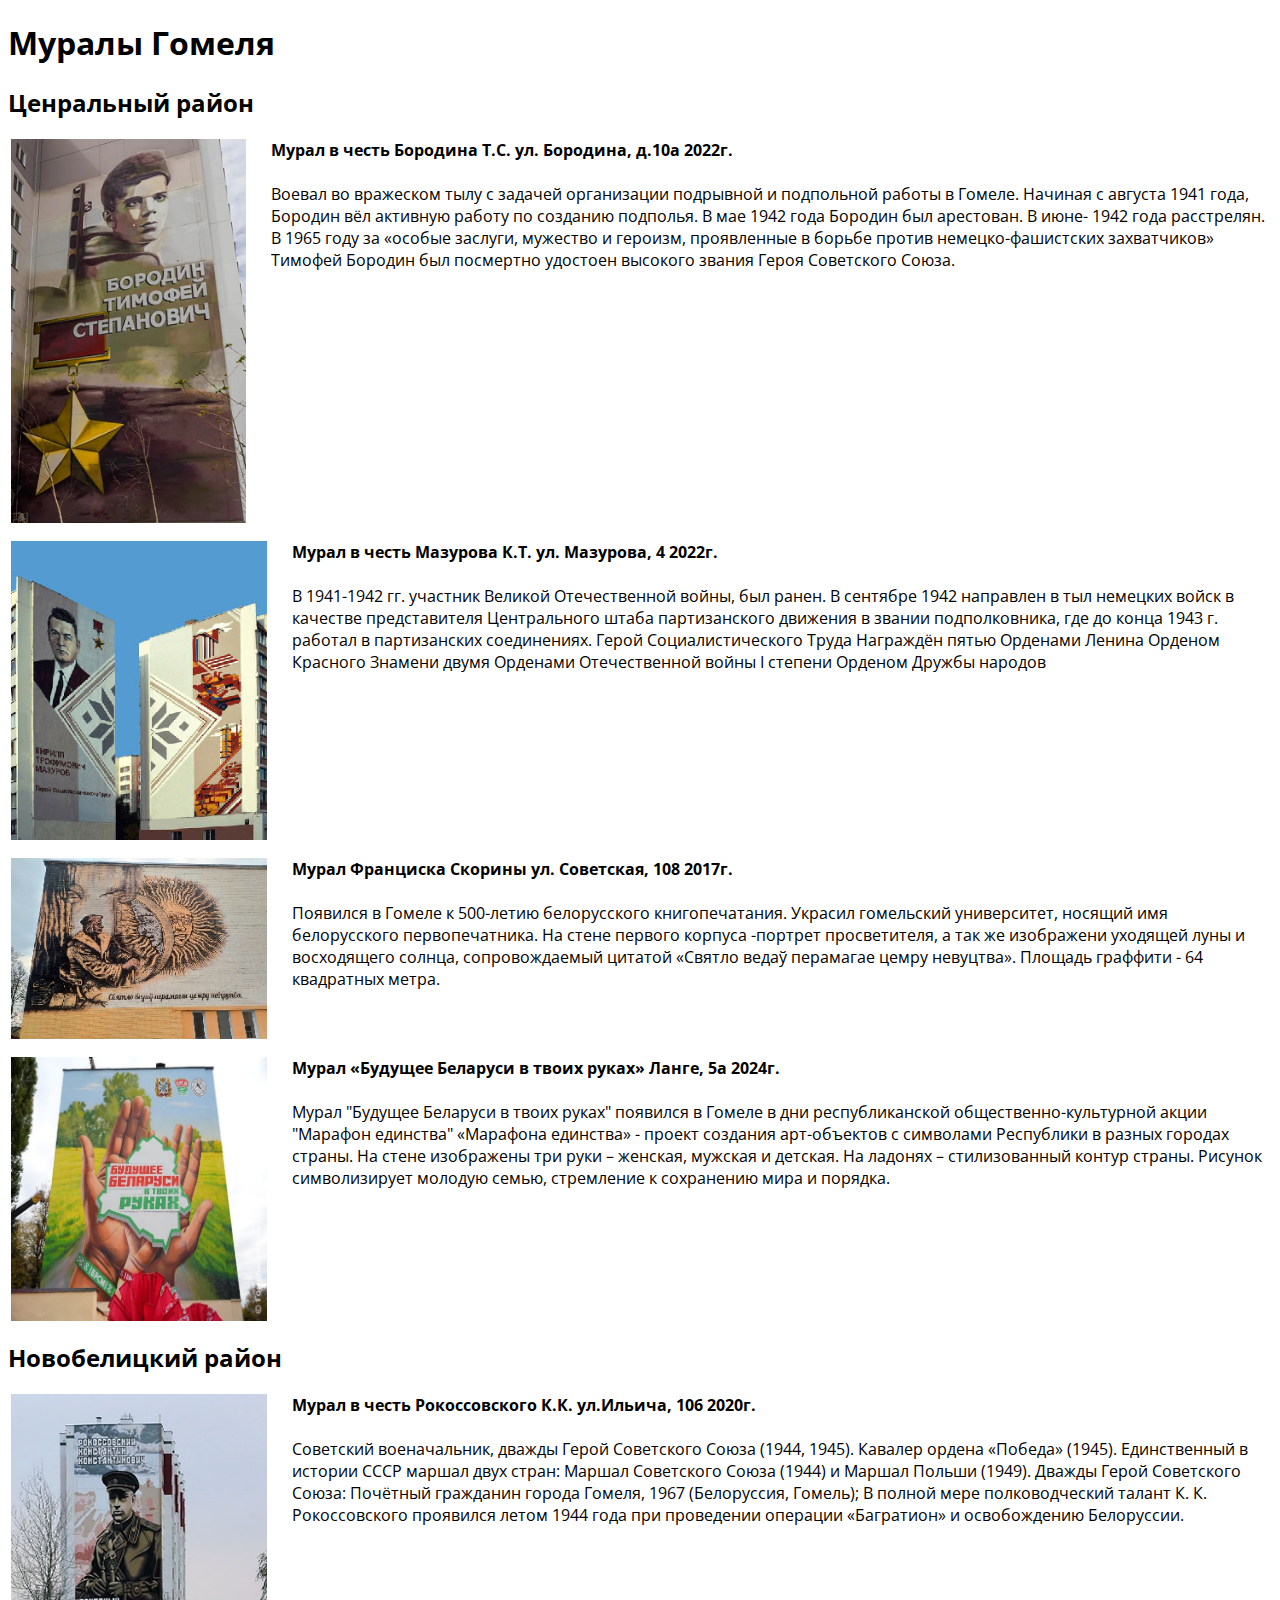
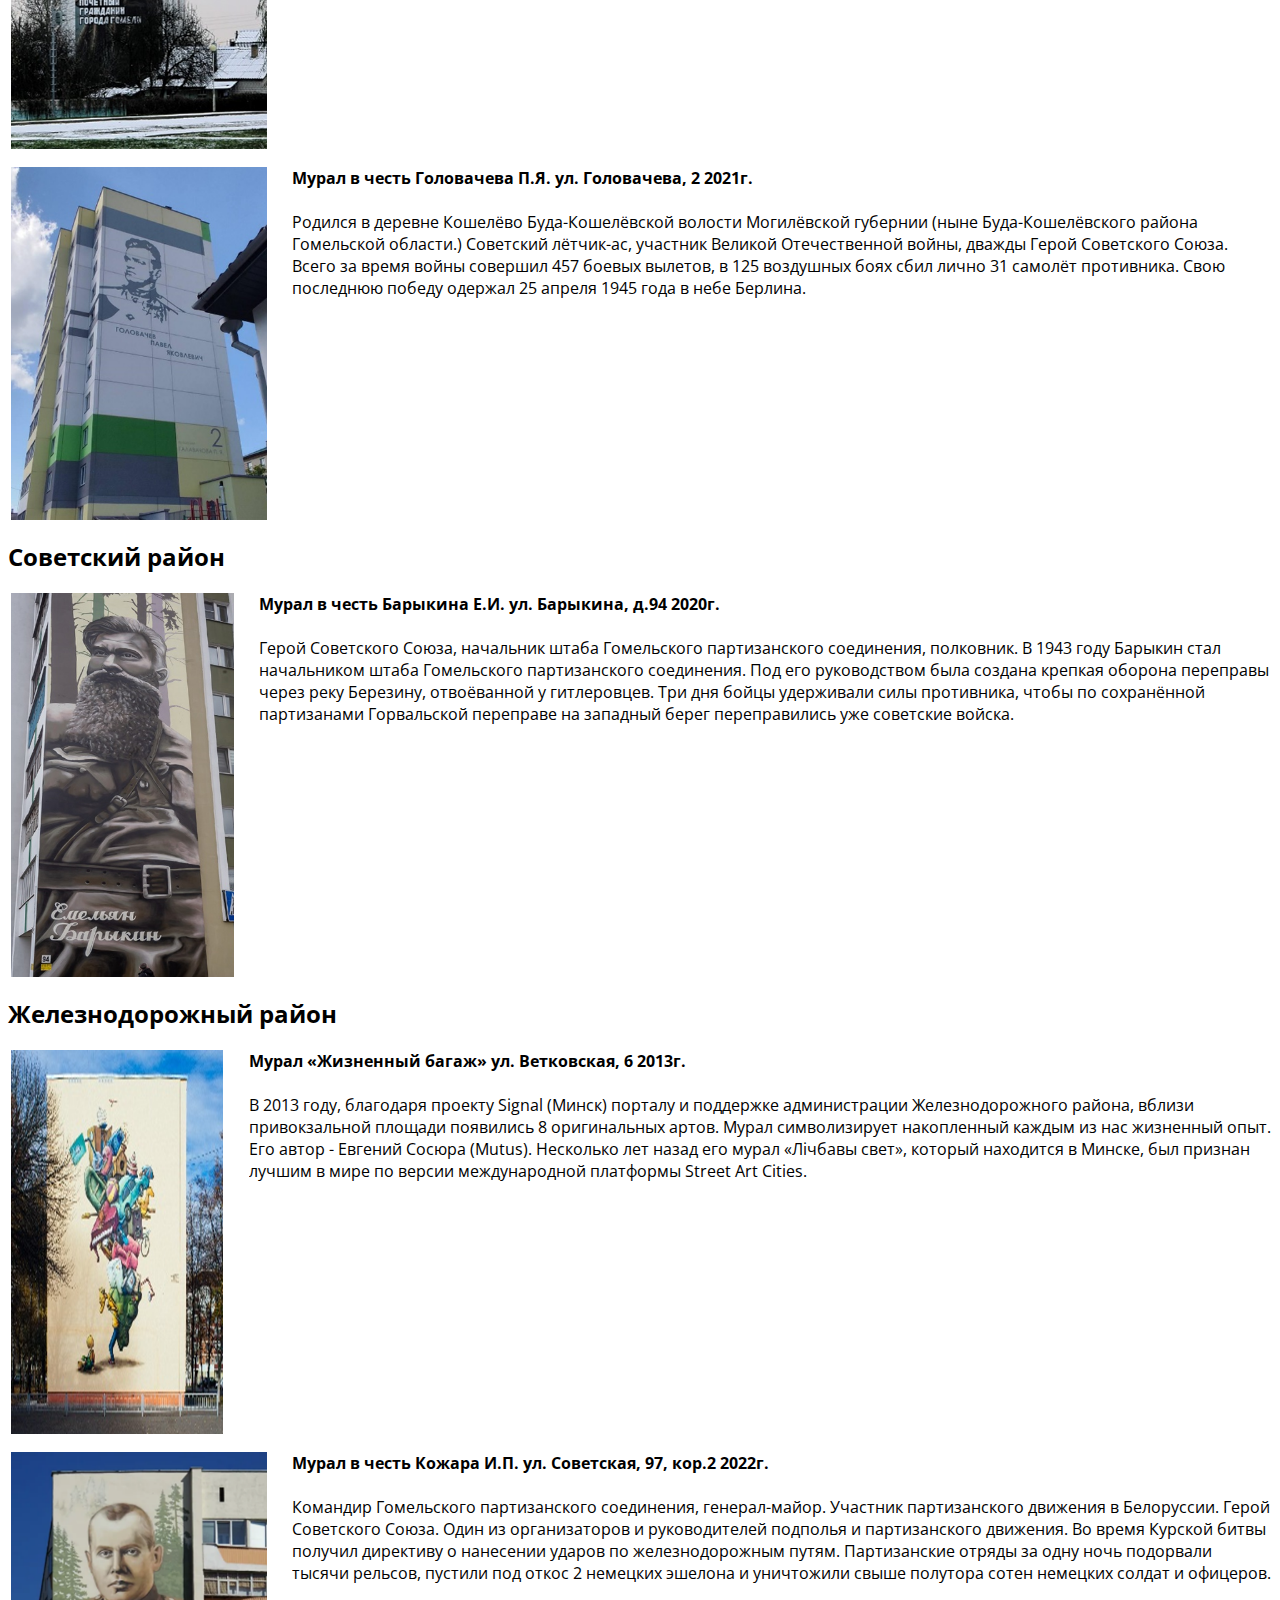
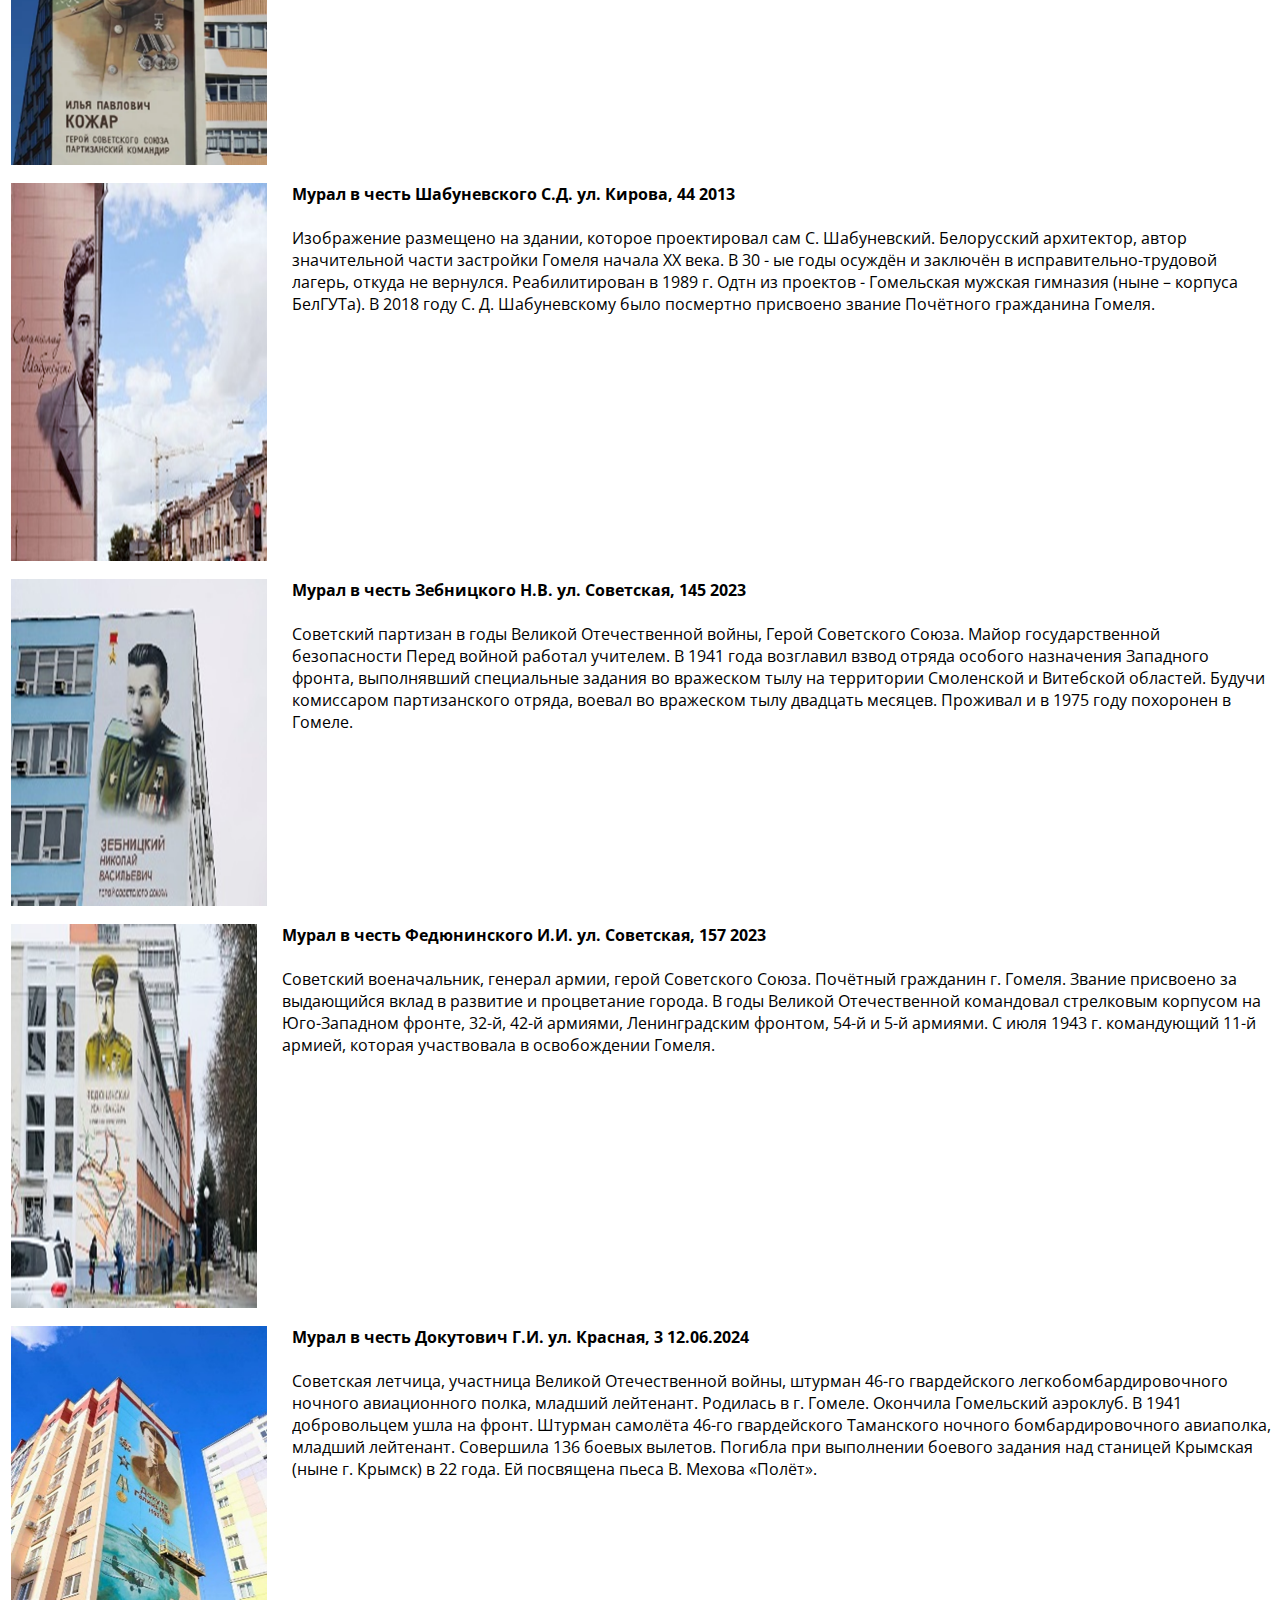
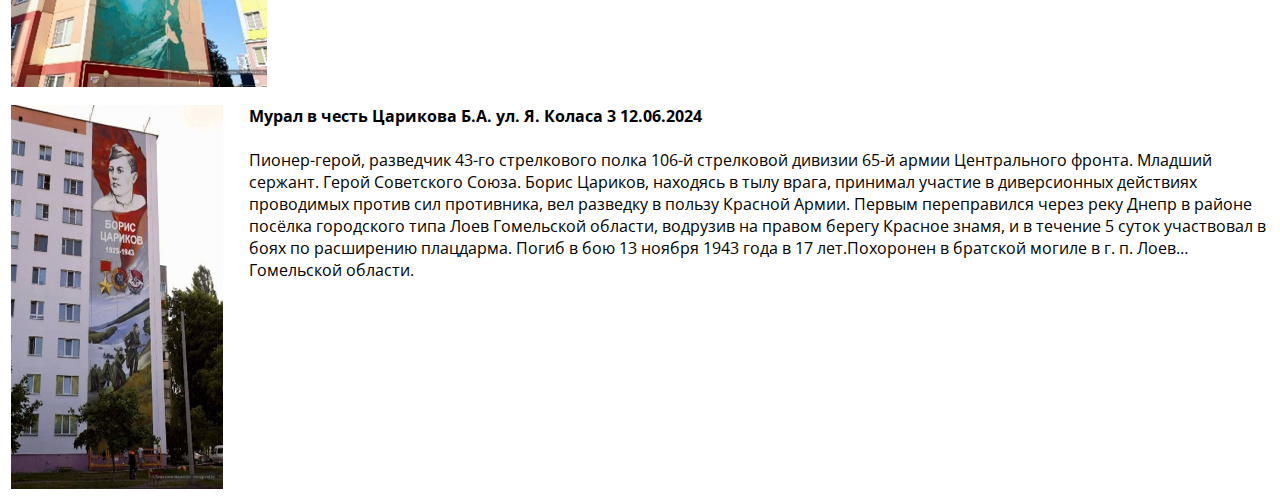
<file: index.html>
<!DOCTYPE html>
<html lang="en">
<head>
    <meta charset="UTF-8">
    <meta name="viewport" content="width=device-width, initial-scale=1.0">
    <link rel="preconnect" href="https://fonts.googleapis.com">
    <link rel="preconnect" href="https://fonts.gstatic.com" crossorigin>
    <link href="https://fonts.googleapis.com/css2?family=Open+Sans:ital,wght@0,300..800;1,300..800&display=swap" rel="stylesheet">
    <link rel="stylesheet" href="styles.css">
    
    <title>Murals</title>
</head>
<body>
    <h1>Муралы Гомеля</h1>
    <h2>Ценральный район</h2>
    <a href="1.html">
    <div>
        <img src = "1.png">
        <p>
           <b> Мурал в честь Бородина Т.С. ул. Бородина, д.10а 2022г.</b><br><br>
            Воевал во вражеском тылу с задачей организации
            подрывной и подпольной работы в Гомеле. Начиная с
            августа 1941 года, Бородин вёл активную работу по
            созданию подполья. В мае 1942 года Бородин был
            арестован. В июне- 1942 года расстрелян. В 1965 году за
            «особые заслуги, мужество и героизм, проявленные в
            борьбе против немецко-фашистских захватчиков»
            Тимофей Бородин был посмертно удостоен высокого
            звания Героя Советского Союза.
        </p>
        
    </div>
    </a>
    <a href="2.html">
    <div>
        <img src = "2.png">
        <p>
            <b>Мурал в честь Мазурова К.Т. ул. Мазурова, 4  2022г.</b><br><br>
            В 1941-1942 гг.  участник Великой Отечественной войны, был ранен. 
            В сентябре 1942 направлен в тыл немецких войск в качестве представителя
            Центрального штаба партизанского движения в звании подполковника, где до конца 1943 г.
            работал в партизанских соединениях. Герой Социалистического Труда Награждён пятью Орденами
            Ленина Орденом Красного Знамени двумя Орденами Отечественной войны I степени Орденом Дружбы народов
        </p>
    </div>
    </a>
    <a href="3.html">
    <div>
        <img src="3.png">
        <p><b>Мурал Франциска Скорины ул. Советская, 108 2017г.</b><br><br>
            Появился в Гомеле к 500-летию белорусского книгопечатания. Украсил гомельский
            университет, носящий имя белорусского первопечатника. На стене первого корпуса -портрет просветителя,
            а так же изображени уходящей луны и восходящего солнца, сопровождаемый цитатой «Святло ведаў перамагае
            цемру невуцтва». Площадь граффити - 64 квадратных метра.
        </p>
    </div>
    </a>
    <a href="4.html">
    <div>
        <img src="4.png">
        <p>
            <b>Мурал «Будущее Беларуси в твоих руках» Ланге, 5а 2024г.</b><br><br>
            Мурал "Будущее Беларуси в твоих руках" появился в Гомеле в дни республиканской
            общественно-культурной акции "Марафон единства" «Марафона единства» - проект создания арт-объектов 
            с символами Республики в разных городах страны.
            На стене изображены три руки – женская, мужская и детская. На ладонях – стилизованный контур страны. 
            Рисунок символизирует молодую семью, стремление к сохранению мира и порядка. 
        </p>
    </div>
    </a>
    <h2>Новобелицкий район</h2>
    <a href="5.html">
    <div>
        <img src="5.png">
        <p>
            <b>Мурал в честь Рокоссовского К.К. ул.Ильича, 106 2020г.</b><br><br>
            Советский  военачальник, дважды Герой Советского Союза (1944, 1945). Кавалер ордена «Победа» (1945). 
            Единственный в истории СССР маршал двух стран: Маршал Советского Союза (1944) и Маршал Польши (1949). 
            Дважды Герой Советского Союза:
            Почётный гражданин города Гомеля, 1967 (Белоруссия, Гомель); 
            В полной мере полководческий талант К. К. Рокоссовского проявился летом 1944 года при проведении операции 
            «Багратион» и освобождению Белоруссии.
        </p>
    </div>
    </a>
    <a href="6.html">
    <div>
        <img src="6.png">
        <p>
            <b>Мурал в честь Головачева П.Я. ул. Головачева, 2 2021г.</b><br><br>
            Родился в деревне Кошелёво Буда-Кошелёвской волости Могилёвской губернии 
            (ныне Буда-Кошелёвского района Гомельской области.) 
            Советский лётчик-ас, участник Великой Отечественной войны, дважды Герой Советского Союза. 
            Всего за время войны совершил 457 боевых вылетов, в 125 воздушных боях сбил лично 31 самолёт противника. 
            Свою последнюю победу одержал 25 апреля 1945 года в небе Берлина. 
        </p>
    </div>
    </a>
    <h2>Советский район</h2>
    <a href="7.html">
    <div>
        <img src="7.png">
        <p>
            <b>Мурал в честь Барыкина Е.И. ул. Барыкина, д.94 2020г.</b><br><br>
            Герой Советского Союза, начальник штаба Гомельского партизанского соединения, полковник. 
            В 1943 году Барыкин стал начальником штаба Гомельского партизанского соединения. Под его руководством 
            была создана крепкая оборона переправы через реку Березину, отвоёванной у гитлеровцев.
            Три дня бойцы удерживали силы противника, чтобы по сохранённой партизанами Горвальской переправе на западный 
            берег переправились уже советские войска.
        </p>
    </div>
    </a>
    <h2>Железнодорожный район</h2>
    <a href="8.html">
    <div>
        <img src="8.png">
        <p>
            <b>Мурал «Жизненный багаж» ул. Ветковская, 6 2013г.</b><br><br>
            В 2013 году, благодаря проекту Signal (Минск) порталу и поддержке 
            администрации Железнодорожного района, вблизи привокзальной площади появились 8 оригинальных артов.
            Мурал символизирует накопленный каждым из нас жизненный опыт. Его автор - Евгений Сосюра (Mutus). 
            Несколько лет назад его мурал «Лiчбавы свет», который находится в Минске, был признан лучшим в мире 
            по версии международной платформы Street Art Cities. 
        </p>
    </div>
    </a>
    <a href="9.html">
    <div>
        <img src="9.png">
        <p>
            <b>Мурал в честь Кожара И.П. ул. Советская, 97, кор.2 2022г.</b><br><br>
            Командир Гомельского партизанского соединения, генерал-майор. Участник партизанского движения в 
            Белоруссии. Герой Советского Союза. 
            Один из организаторов и руководителей подполья и партизанского движения.
            Во время Курской битвы получил директиву о нанесении ударов по железнодорожным путям. Партизанские 
            отряды за одну ночь подорвали тысячи рельсов, пустили под откос 2 немецких эшелона и уничтожили свыше 
            полутора сотен немецких солдат и офицеров.
        </p>
    </div>
    </a>
    <a href="10.html">
    <div>
        <img src="10.png">
        <p>
            <b>Мурал в честь Шабуневского С.Д. ул. Кирова, 44 2013</b><br><br>
            Изображение размещено на здании, которое проектировал сам С. Шабуневский.
            Белорусский архитектор, автор значительной части застройки Гомеля начала XX века. 
            В 30 - ые годы осуждён и заключён в исправительно-трудовой лагерь, откуда не вернулся. 
            Реабилитирован в 1989 г. Одтн из проектов - Гомельская мужская гимназия (ныне – корпуса БелГУТа). 
            В 2018 году С. Д. Шабуневскому было посмертно присвоено звание Почётного гражданина Гомеля.
        </p>
    </div>
    </a>
    <a href="11.html">
    <div>
        <img src="11.png">
        <p>
            <b>Мурал в честь Зебницкого Н.В. ул. Советская, 145 2023</b><br><br>
            Советский партизан в годы Великой Отечественной войны, Герой Советского Союза.
            Майор государственной безопасности 
            Перед войной работал учителем.
            В 1941 года возглавил взвод отряда особого назначения Западного фронта, 
            выполнявший специальные задания во вражеском тылу на территории Смоленской и Витебской областей. 
            Будучи комиссаром партизанского отряда, воевал во вражеском тылу двадцать месяцев. 
            Проживал и в 1975 году похоронен в Гомеле.
        </p>
    </div>
    </a>
    <a href="12.html">
    <div>
        <img src="12.png">
        <p>
            <b>Мурал в честь Федюнинского И.И. ул. Советская, 157 2023</b><br><br>
            Советский военачальник, генерал армии, герой Советского Союза.  Почётный гражданин г. 
            Гомеля. Звание присвоено за выдающийся вклад в развитие и процветание города. 
            В годы Великой Отечественной командовал стрелковым корпусом на Юго-Западном фронте, 
            32-й, 42-й армиями, Ленинградским фронтом, 54-й и 5-й армиями. С июля 1943 г. командующий 11-й армией, 
            которая участвовала в освобождении Гомеля.
        </p>
    </div>
    </a>
    <a href="13.html">
    <div>
        <img src="13.png">
        <p>
            <b> Мурал в честь Докутович Г.И. ул. Красная, 3 12.06.2024</b><br><br>
            Советская летчица, участница Великой Отечественной войны, штурман 46-го гвардейского 
            легкобомбардировочного ночного авиационного полка, младший лейтенант.
            Родилась в г. Гомеле. Окончила Гомельский аэроклуб. 
            В 1941 добровольцем ушла на фронт. Штурман самолёта 46-го гвардейского Таманского 
            ночного бомбардировочного авиаполка, младший лейтенант. Совершила 136 боевых вылетов. 
            Погибла при выполнении боевого задания над станицей Крымская (ныне г. Крымск) в 22 года. Ей посвящена пьеса 
            В. Мехова «Полёт».
        </p>
    </div>
    </a>
    <a href="14.html">
    <div>
        <img src="14.png">
        <p>
            <b>Мурал в честь  Царикова Б.А. ул. Я. Коласа 3 12.06.2024</b><br><br>
            Пионер-герой, разведчик 43-го стрелкового полка 106-й стрелковой дивизии 65-й 
            армии Центрального фронта. Младший сержант. Герой Советского Союза.
            Борис Цариков, находясь в тылу врага, принимал участие в диверсионных действиях 
            проводимых против сил противника, вел разведку в пользу Красной Армии. Первым переправился через 
            реку Днепр в районе посёлка городского типа Лоев Гомельской области, водрузив на правом берегу 
            Красное знамя, и в течение 5 суток участвовал в боях по расширению плацдарма.
            Погиб в бою 13 ноября 1943 года в 17 лет.Похоронен в братской могиле в г. п. Лоев Гомельской области.

        </p>
    </div>
    </a>
</body>
</html>
</file>
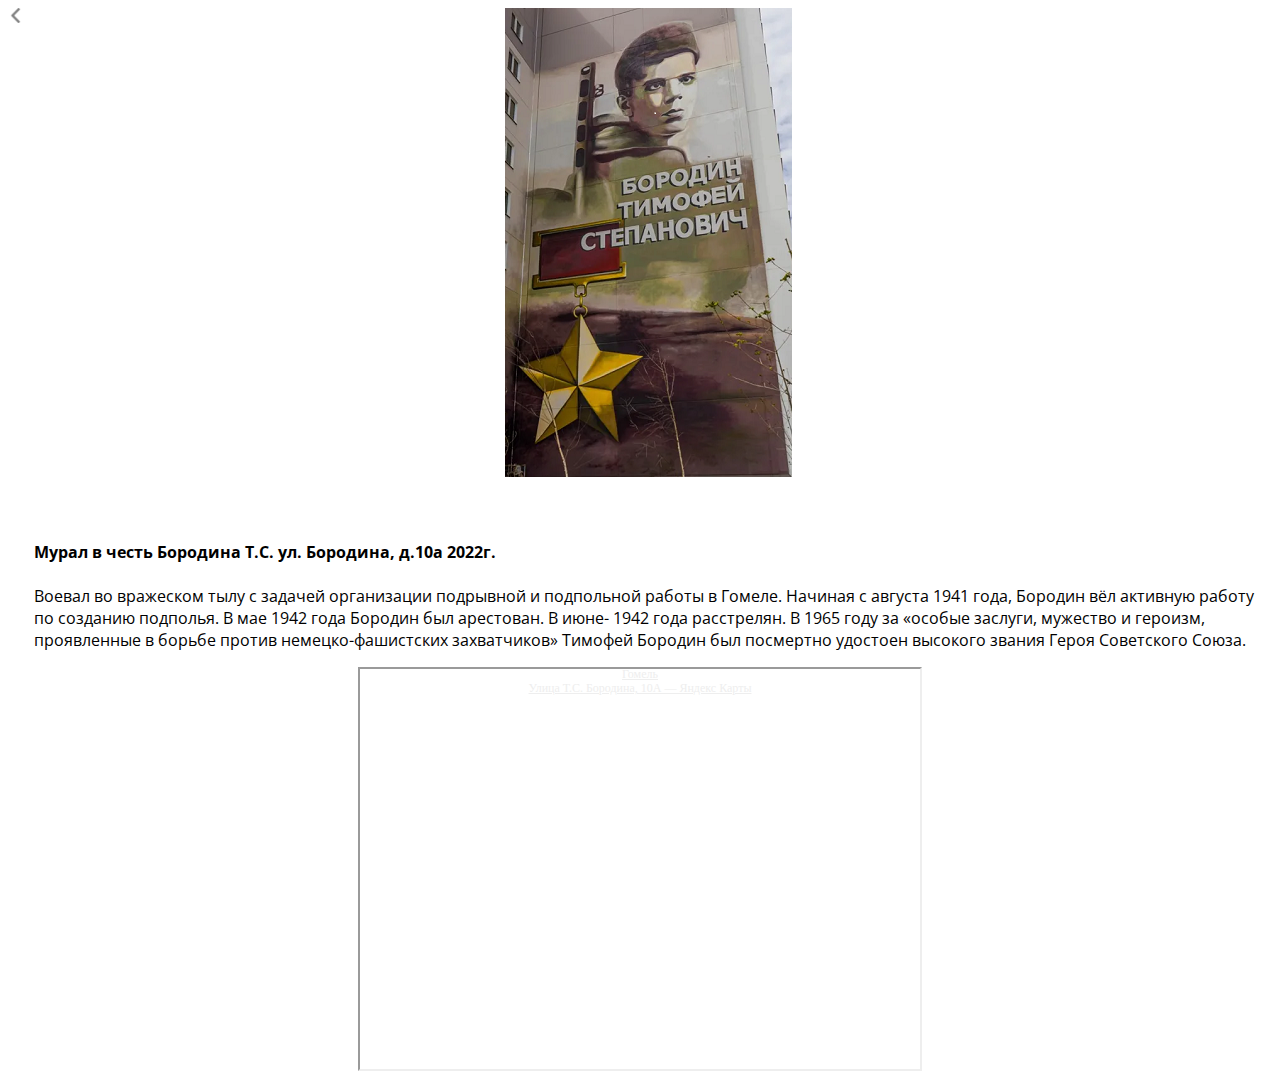
<file: 1.html>
<!DOCTYPE html>
<html lang="en">
<head>
    <meta charset="UTF-8">
    <meta name="viewport" content="width=device-width, initial-scale=1.0">
    <link rel="preconnect" href="https://fonts.googleapis.com">
    <link rel="preconnect" href="https://fonts.gstatic.com" crossorigin>
    <link href="https://fonts.googleapis.com/css2?family=Open+Sans:ital,wght@0,300..800;1,300..800&display=swap" rel="stylesheet">
    <link rel="stylesheet" href="styles2.css">
    <title>Mural</title>
</head>
<body>
    <a href="index.html">
    <div class="back">
        <img src="back.png">
    </div>
    </a>
    <div class="img">
        <img src="1.png">
    </div>
    <div>
        <p>
            <b> Мурал в честь Бородина Т.С. ул. Бородина, д.10а 2022г.</b><br><br>
             Воевал во вражеском тылу с задачей организации
             подрывной и подпольной работы в Гомеле. Начиная с
             августа 1941 года, Бородин вёл активную работу по
             созданию подполья. В мае 1942 года Бородин был
             арестован. В июне- 1942 года расстрелян. В 1965 году за
             «особые заслуги, мужество и героизм, проявленные в
             борьбе против немецко-фашистских захватчиков»
             Тимофей Бородин был посмертно удостоен высокого
             звания Героя Советского Союза.
         </p>
    </div>
    <div class ="map"><a href="https://yandex.by/maps/155/gomel/?utm_medium=mapframe&utm_source=maps" style="color:#eee;font-size:12px;position:absolute;top:0px;">Гомель</a><a href="https://yandex.by/maps/155/gomel/house/Z0gYdgRjS0IFQFtofXh0eHxnZQ==/?ll=31.032959%2C52.459505&utm_medium=mapframe&utm_source=maps&z=17" style="color:#eee;font-size:12px;position:absolute;top:14px;">Улица Т.С. Бородина, 10А — Яндекс Карты</a><iframe src="https://yandex.by/map-widget/v1/?ll=31.032959%2C52.459505&mode=whatshere&whatshere%5Bpoint%5D=31.032959%2C52.459505&whatshere%5Bzoom%5D=17&z=17" width="560" height="400" frameborder="1" allowfullscreen="true" style="position:relative;"></iframe></div>
</body>
</html>
</file>
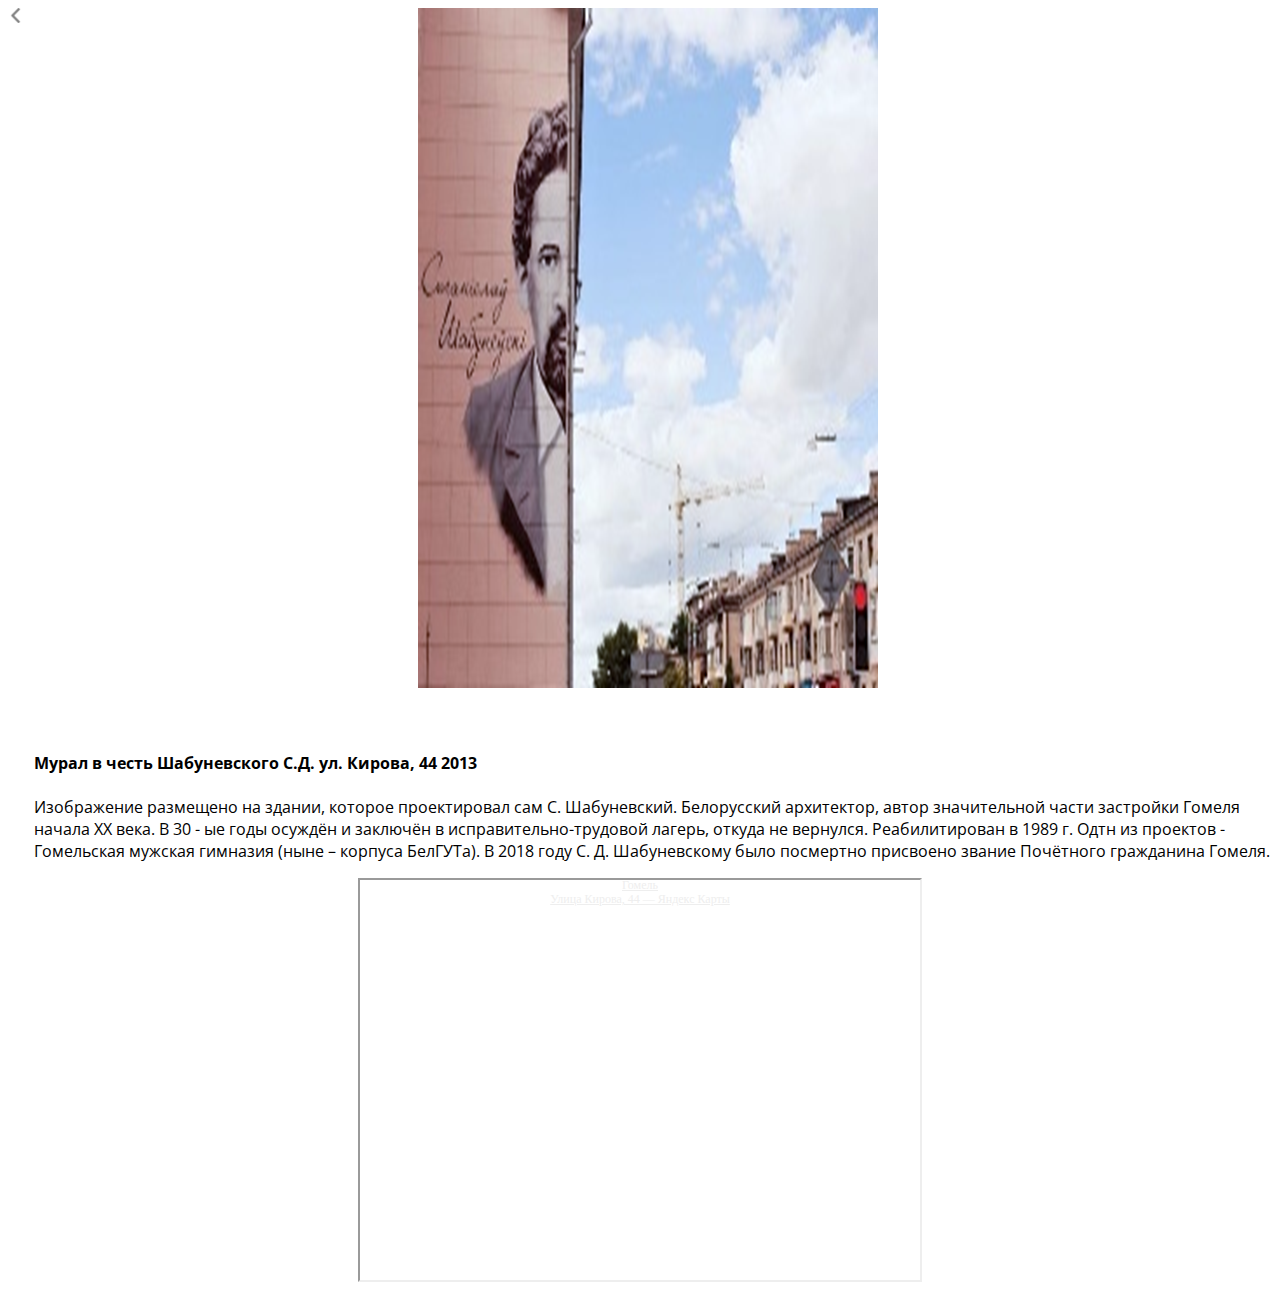
<file: 10.html>
<!DOCTYPE html>
<html lang="en">
<head>
    <meta charset="UTF-8">
    <meta name="viewport" content="width=device-width, initial-scale=1.0">
    <link rel="preconnect" href="https://fonts.googleapis.com">
    <link rel="preconnect" href="https://fonts.gstatic.com" crossorigin>
    <link href="https://fonts.googleapis.com/css2?family=Open+Sans:ital,wght@0,300..800;1,300..800&display=swap" rel="stylesheet">
    <link rel="stylesheet" href="styles2.css">
    <title>Mural</title>
</head>
<body>
    <a href="index.html">
    <div class="back">
        <img src="back.png">
    </div>
    </a>
    <div class="img">
        <img src="10.png">
    </div>
    <div>
        <p>
            <b>Мурал в честь Шабуневского С.Д. ул. Кирова, 44 2013</b><br><br>
            Изображение размещено на здании, которое проектировал сам С. Шабуневский.
            Белорусский архитектор, автор значительной части застройки Гомеля начала XX века. 
            В 30 - ые годы осуждён и заключён в исправительно-трудовой лагерь, откуда не вернулся. 
            Реабилитирован в 1989 г. Одтн из проектов - Гомельская мужская гимназия (ныне – корпуса БелГУТа). 
            В 2018 году С. Д. Шабуневскому было посмертно присвоено звание Почётного гражданина Гомеля.
        </p>
    </div>
    <div class ="map"><a href="https://yandex.by/maps/155/gomel/?utm_medium=mapframe&utm_source=maps" style="color:#eee;font-size:12px;position:absolute;top:0px;">Гомель</a><a href="https://yandex.by/maps/155/gomel/house/Z0gYdgdhTkMPQFtofXhyd3xqZg==/?ll=31.001768%2C52.436092&utm_medium=mapframe&utm_source=maps&z=16.67" style="color:#eee;font-size:12px;position:absolute;top:14px;">Улица Кирова, 44 — Яндекс Карты</a><iframe src="https://yandex.by/map-widget/v1/?ll=31.001768%2C52.436092&mode=search&ol=geo&ouri=ymapsbm1%3A%2F%2Fgeo%3Fdata%3DCgg2NjYyODE1MBI90JHQtdC70LDRgNGD0YHRjCwg0JPQvtC80LXQu9GMLCDQstGD0LvRltGG0LAg0JrRltGA0LDQstCwLCA0NCIKDaAD-EEVj75RQg%2C%2C&z=16.67" width="560" height="400" frameborder="1" allowfullscreen="true" style="position:relative;"></iframe></div>
</body>
</html>
</file>
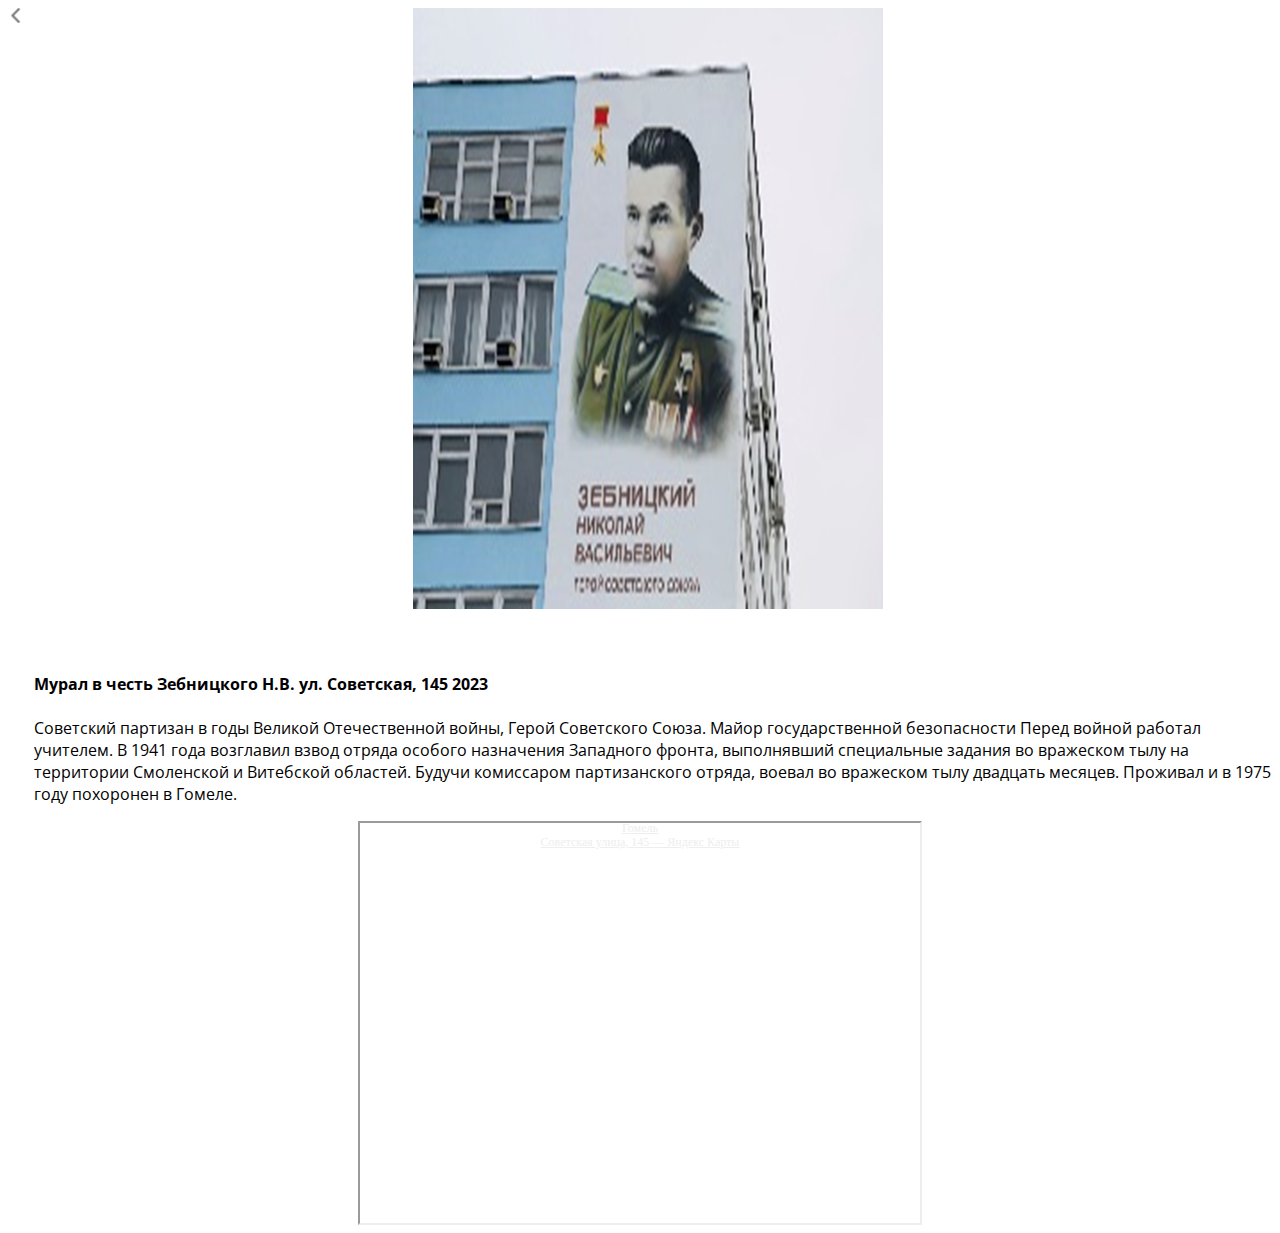
<file: 11.html>
<!DOCTYPE html>
<html lang="en">
<head>
    <meta charset="UTF-8">
    <meta name="viewport" content="width=device-width, initial-scale=1.0">
    <link rel="preconnect" href="https://fonts.googleapis.com">
    <link rel="preconnect" href="https://fonts.gstatic.com" crossorigin>
    <link href="https://fonts.googleapis.com/css2?family=Open+Sans:ital,wght@0,300..800;1,300..800&display=swap" rel="stylesheet">
    <link rel="stylesheet" href="styles2.css">
    <title>Mural</title>
</head>
<body>
    <a href="index.html">
    <div class="back">
        <img src="back.png">
    </div>
    </a>
    <div class="img">
        <img src="11.png">
    </div>
    <div>
        <p>
            <b>Мурал в честь Зебницкого Н.В. ул. Советская, 145 2023</b><br><br>
            Советский партизан в годы Великой Отечественной войны, Герой Советского Союза.
            Майор государственной безопасности 
            Перед войной работал учителем.
            В 1941 года возглавил взвод отряда особого назначения Западного фронта, 
            выполнявший специальные задания во вражеском тылу на территории Смоленской и Витебской областей. 
            Будучи комиссаром партизанского отряда, воевал во вражеском тылу двадцать месяцев. 
            Проживал и в 1975 году похоронен в Гомеле.
        </p>
    </div>
    <div class ="map"><a href="https://yandex.by/maps/155/gomel/?utm_medium=mapframe&utm_source=maps" style="color:#eee;font-size:12px;position:absolute;top:0px;">Гомель</a><a href="https://yandex.by/maps/155/gomel/house/Z0kYfw9lSkcOQFtofXh2cX1nZQ==/?indoorLevel=1&ll=30.985328%2C52.470141&utm_medium=mapframe&utm_source=maps&z=16.67" style="color:#eee;font-size:12px;position:absolute;top:14px;">Советская улица, 145 — Яндекс Карты</a><iframe src="https://yandex.by/map-widget/v1/?indoorLevel=1&ll=30.985328%2C52.470141&mode=search&ol=geo&ouri=ymapsbm1%3A%2F%2Fgeo%3Fdata%3DCgo0MjA5Njc4NzAzEkLQkdC10LvQsNGA0YPRgdGMLCDQk9C-0LzQtdC70YwsINCh0LDQstC10YbQutCw0Y8g0LLRg9C70ZbRhtCwLCAxNDUiCg324fdBFW3hUUI%2C&z=16.67" width="560" height="400" frameborder="1" allowfullscreen="true" style="position:relative;"></iframe></div>
</body>
</html>
</file>
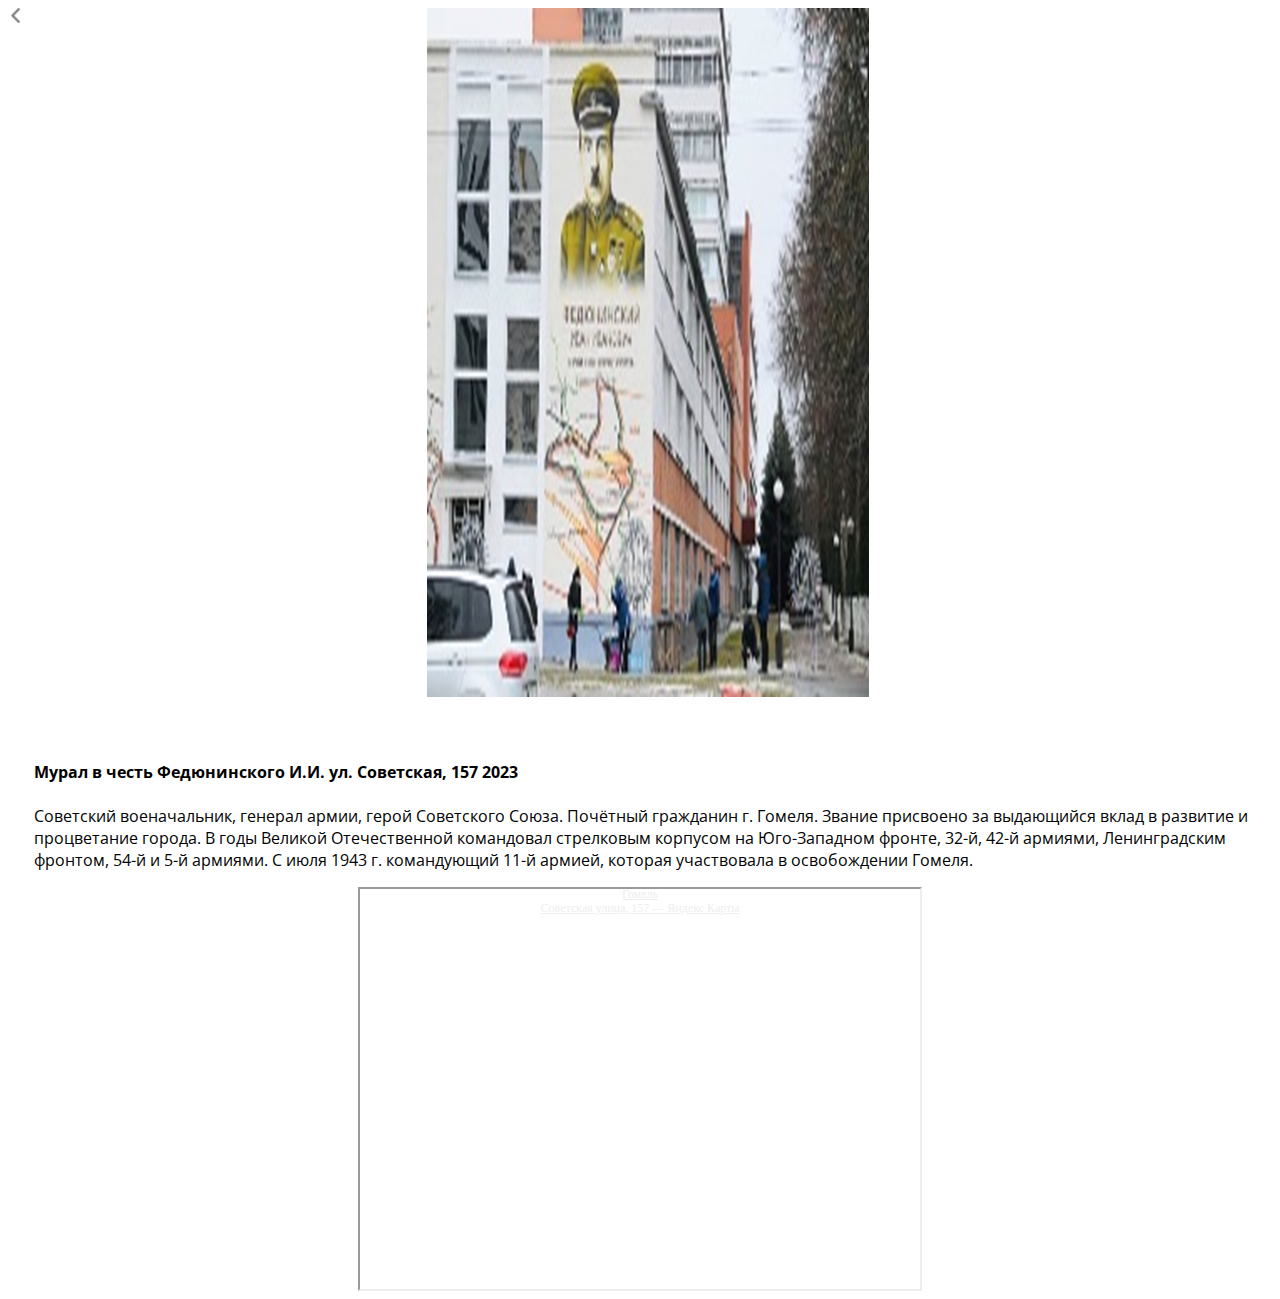
<file: 12.html>
<!DOCTYPE html>
<html lang="en">
<head>
    <meta charset="UTF-8">
    <meta name="viewport" content="width=device-width, initial-scale=1.0">
    <link rel="preconnect" href="https://fonts.googleapis.com">
    <link rel="preconnect" href="https://fonts.gstatic.com" crossorigin>
    <link href="https://fonts.googleapis.com/css2?family=Open+Sans:ital,wght@0,300..800;1,300..800&display=swap" rel="stylesheet">
    <link rel="stylesheet" href="styles2.css">
    <title>Mural</title>
</head>
<body>
    <a href="index.html">
    <div class="back">
        <img src="back.png">
    </div>
    </a>
    <div class="img">
        <img src="12.png">
    </div>
    <div>
        <p>
            <b>Мурал в честь Федюнинского И.И. ул. Советская, 157 2023</b><br><br>
            Советский военачальник, генерал армии, герой Советского Союза.  Почётный гражданин г. 
            Гомеля. Звание присвоено за выдающийся вклад в развитие и процветание города. 
            В годы Великой Отечественной командовал стрелковым корпусом на Юго-Западном фронте, 
            32-й, 42-й армиями, Ленинградским фронтом, 54-й и 5-й армиями. С июля 1943 г. командующий 11-й армией, 
            которая участвовала в освобождении Гомеля.
        </p>
    </div>
    <div class ="map"><a href="https://yandex.by/maps/155/gomel/?utm_medium=mapframe&utm_source=maps" style="color:#eee;font-size:12px;position:absolute;top:0px;">Гомель</a><a href="https://yandex.by/maps/155/gomel/house/Z0kYfwBpSUEHQFtofXh2c3RrbQ==/?ll=30.979040%2C52.472889&utm_medium=mapframe&utm_source=maps&z=16.67" style="color:#eee;font-size:12px;position:absolute;top:14px;">Советская улица, 157 — Яндекс Карты</a><iframe src="https://yandex.by/map-widget/v1/?ll=30.979040%2C52.472889&mode=search&ol=geo&ouri=ymapsbm1%3A%2F%2Fgeo%3Fdata%3DCgoxNDg1OTQ4NTQ3EkLQkdC10LvQsNGA0YPRgdGMLCDQk9C-0LzQtdC70YwsINCh0LDQstC10YbQutCw0Y8g0LLRg9C70ZbRhtCwLCAxNTciCg0T1fdBFT3kUUI%2C&z=16.67" width="560" height="400" frameborder="1" allowfullscreen="true" style="position:relative;"></iframe></div>
</body>
</html>
</file>
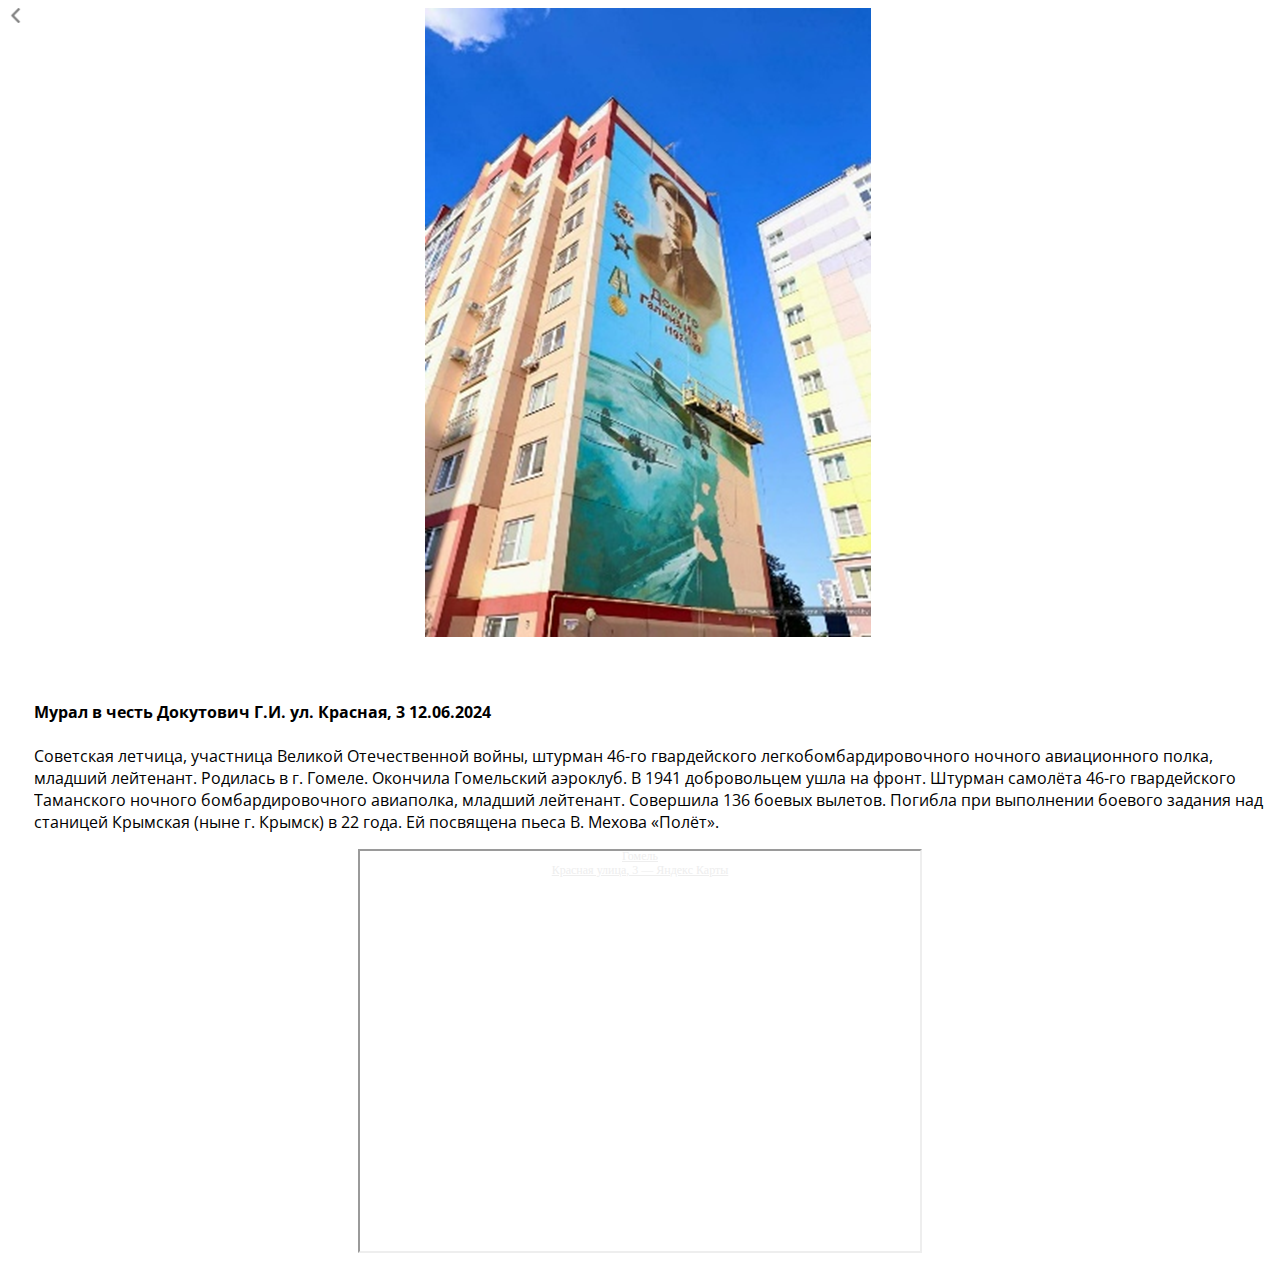
<file: 13.html>
<!DOCTYPE html>
<html lang="en">
<head>
    <meta charset="UTF-8">
    <meta name="viewport" content="width=device-width, initial-scale=1.0">
    <link rel="preconnect" href="https://fonts.googleapis.com">
    <link rel="preconnect" href="https://fonts.gstatic.com" crossorigin>
    <link href="https://fonts.googleapis.com/css2?family=Open+Sans:ital,wght@0,300..800;1,300..800&display=swap" rel="stylesheet">
    <link rel="stylesheet" href="styles2.css">
    <title>Mural</title>
</head>
<body>
    <a href="index.html">
    <div class="back">
        <img src="back.png">
    </div>
    </a>
    <div class="img">
        <img src="13.png">
    </div>
    <div>
        <p>
            <b> Мурал в честь Докутович Г.И. ул. Красная, 3 12.06.2024</b><br><br>
            Советская летчица, участница Великой Отечественной войны, штурман 46-го гвардейского 
            легкобомбардировочного ночного авиационного полка, младший лейтенант.
            Родилась в г. Гомеле. Окончила Гомельский аэроклуб. 
            В 1941 добровольцем ушла на фронт. Штурман самолёта 46-го гвардейского Таманского 
            ночного бомбардировочного авиаполка, младший лейтенант. Совершила 136 боевых вылетов. 
            Погибла при выполнении боевого задания над станицей Крымская (ныне г. Крымск) в 22 года. Ей посвящена пьеса 
            В. Мехова «Полёт».
        </p>
    </div>
    <div class ="map"><a href="https://yandex.by/maps/155/gomel/?utm_medium=mapframe&utm_source=maps" style="color:#eee;font-size:12px;position:absolute;top:0px;">Гомель</a><a href="https://yandex.by/maps/155/gomel/house/Z0kYfw5kSEEGQFtofXh1cX1qZw==/?ll=30.994141%2C52.440193&utm_medium=mapframe&utm_source=maps&z=16.67" style="color:#eee;font-size:12px;position:absolute;top:14px;">Красная улица, 3 — Яндекс Карты</a><iframe src="https://yandex.by/map-widget/v1/?ll=30.994141%2C52.440193&mode=search&ol=geo&ouri=ymapsbm1%3A%2F%2Fgeo%3Fdata%3DCgoyMDIzMjQ1NDE1Ej7QkdC10LvQsNGA0YPRgdGMLCDQk9C-0LzQtdC70YwsINCa0YDQsNGB0L3QsNGPINCy0YPQu9GW0YbQsCwgMyIKDf_z90EVwcJRQg%2C%2C&z=16.67" width="560" height="400" frameborder="1" allowfullscreen="true" style="position:relative;"></iframe></div>
</body>
</html>
</file>
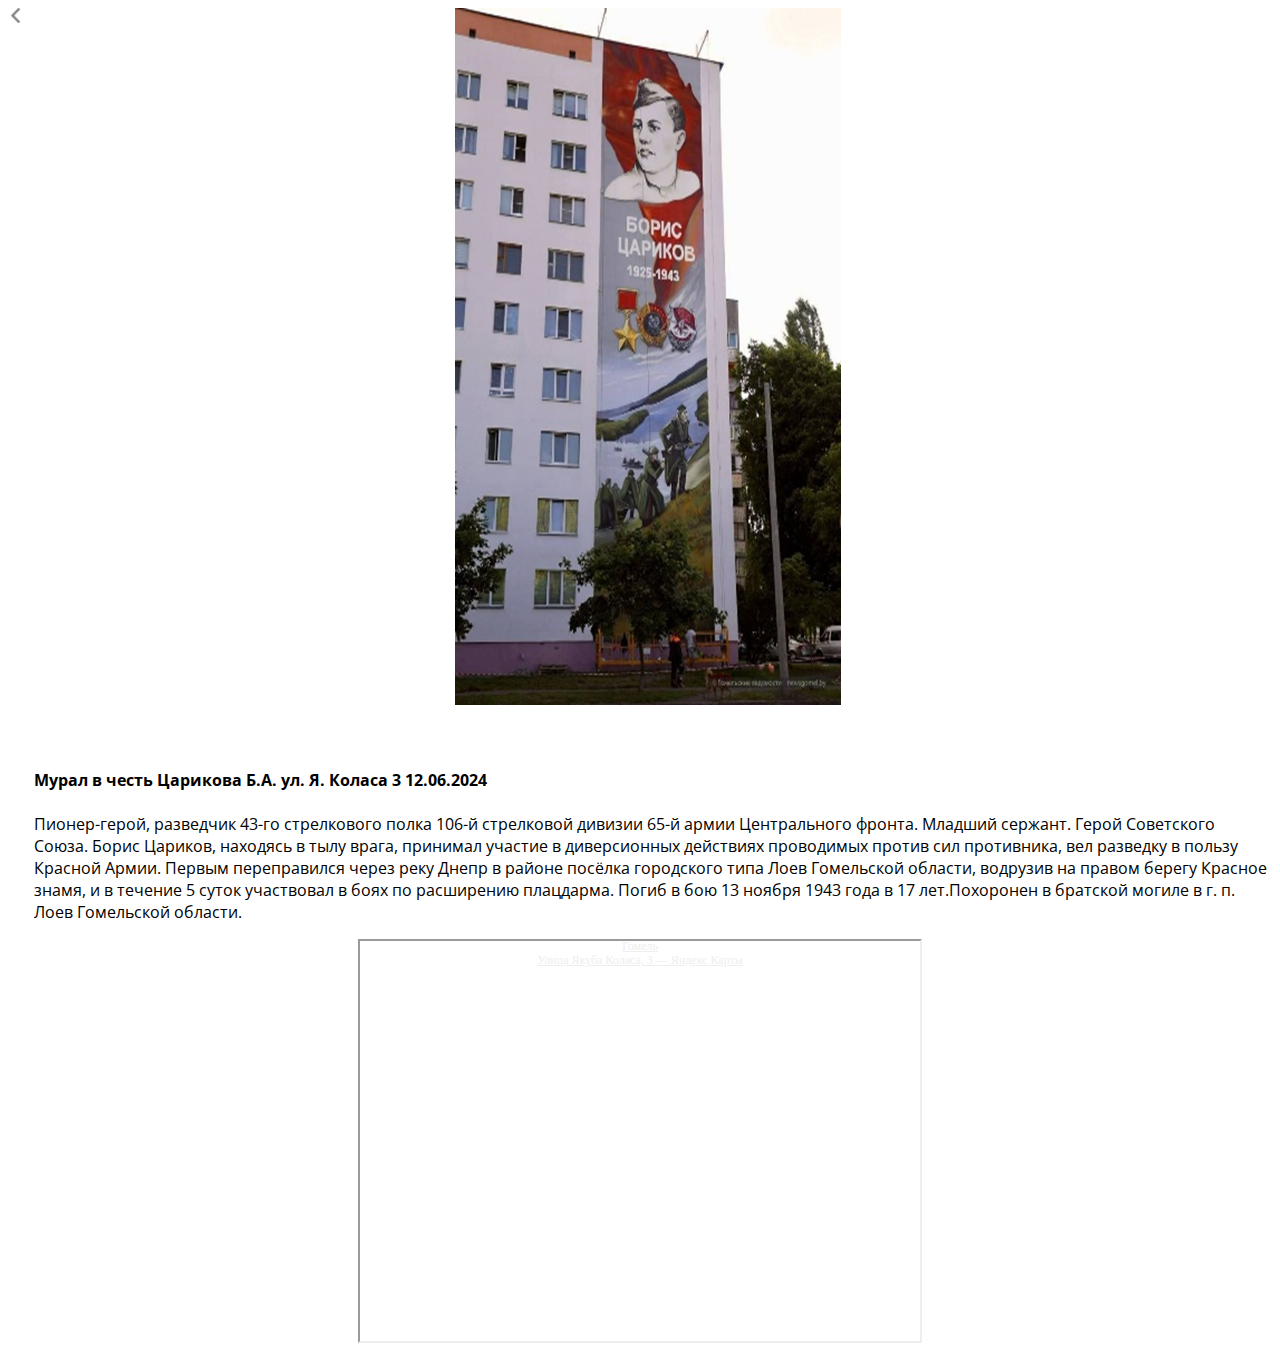
<file: 14.html>
<!DOCTYPE html>
<html lang="en">
<head>
    <meta charset="UTF-8">
    <meta name="viewport" content="width=device-width, initial-scale=1.0">
    <link rel="preconnect" href="https://fonts.googleapis.com">
    <link rel="preconnect" href="https://fonts.gstatic.com" crossorigin>
    <link href="https://fonts.googleapis.com/css2?family=Open+Sans:ital,wght@0,300..800;1,300..800&display=swap" rel="stylesheet">
    <link rel="stylesheet" href="styles2.css">
    <title>Mural</title>
</head>
<body>
    <a href="index.html">
    <div class="back">
        <img src="back.png">
    </div>
    </a>
    <div class="img">
        <img src="14.png">
    </div>
    <div>
        <p>
            <b>Мурал в честь  Царикова Б.А. ул. Я. Коласа 3 12.06.2024</b><br><br>
            Пионер-герой, разведчик 43-го стрелкового полка 106-й стрелковой дивизии 65-й 
            армии Центрального фронта. Младший сержант. Герой Советского Союза.
            Борис Цариков, находясь в тылу врага, принимал участие в диверсионных действиях 
            проводимых против сил противника, вел разведку в пользу Красной Армии. Первым переправился через 
            реку Днепр в районе посёлка городского типа Лоев Гомельской области, водрузив на правом берегу 
            Красное знамя, и в течение 5 суток участвовал в боях по расширению плацдарма.
            Погиб в бою 13 ноября 1943 года в 17 лет.Похоронен в братской могиле в г. п. Лоев Гомельской области.

        </p>
    </div>
    <div class ="map"><a href="https://yandex.by/maps/155/gomel/?utm_medium=mapframe&utm_source=maps" style="color:#eee;font-size:12px;position:absolute;top:0px;">Гомель</a><a href="https://yandex.by/maps/155/gomel/house/Z0kYfwFoTkMDQFtofXh1d31lYg==/?ll=30.968763%2C52.446166&utm_medium=mapframe&utm_source=maps&z=16.67" style="color:#eee;font-size:12px;position:absolute;top:14px;">Улица Якуба Коласа, 3 — Яндекс Карты</a><iframe src="https://yandex.by/map-widget/v1/?ll=30.968763%2C52.446166&mode=search&ol=geo&ouri=ymapsbm1%3A%2F%2Fgeo%3Fdata%3DCgg2NjY0OTQyNxJH0JHQtdC70LDRgNGD0YHRjCwg0JPQvtC80LXQu9GMLCDQstGD0LvRltGG0LAg0K_QutGD0LHQsCDQmtC-0LvQsNGB0LAsIDMiCg0IwPdBFeDIUUI%2C&z=16.67" width="560" height="400" frameborder="1" allowfullscreen="true" style="position:relative;"></iframe></div>
</body>
</html>
</file>
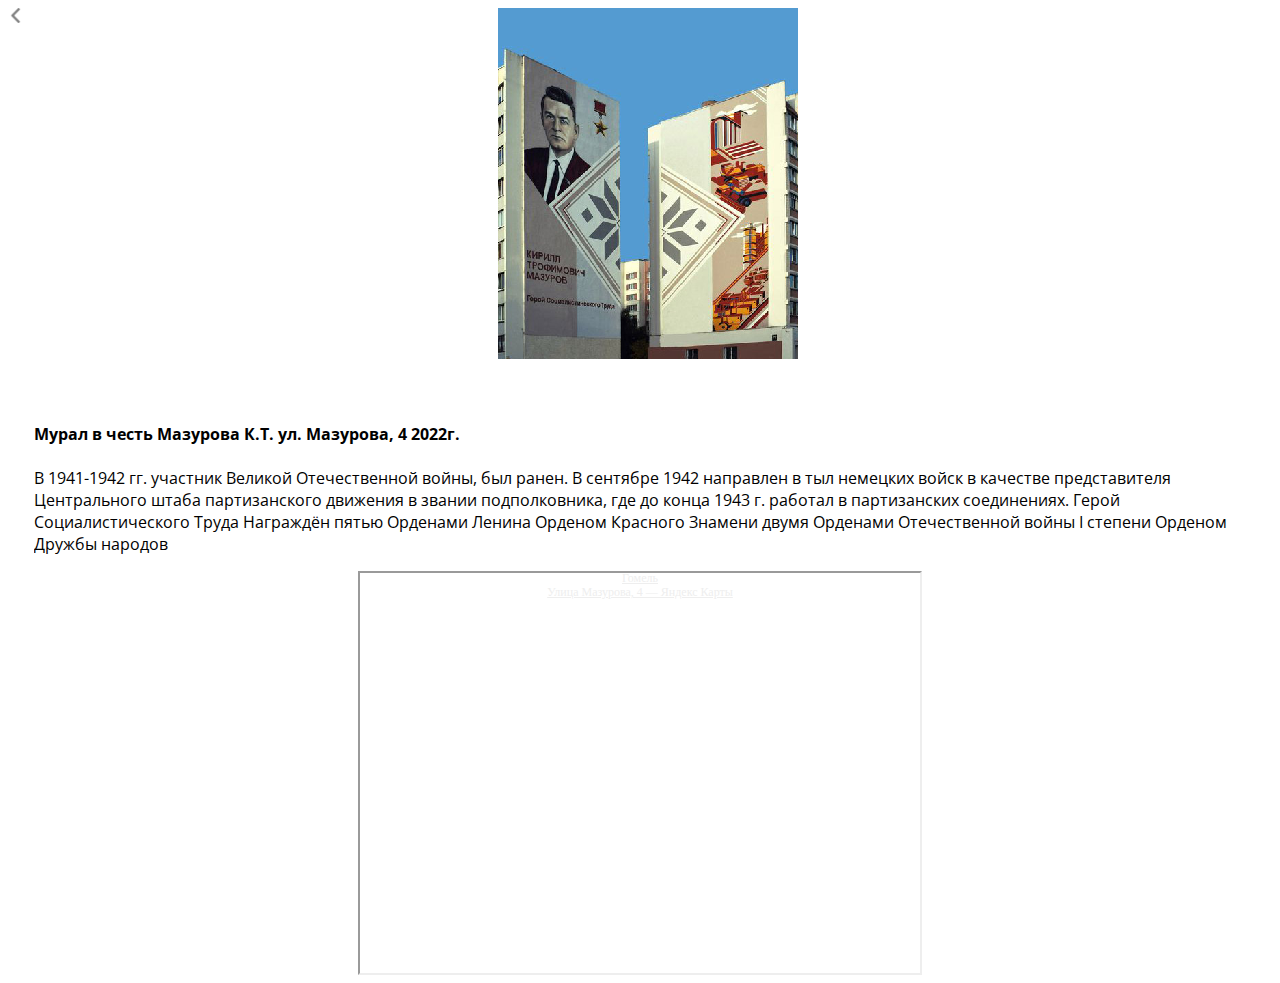
<file: 2.html>
<!DOCTYPE html>
<html lang="en">
<head>
    <meta charset="UTF-8">
    <meta name="viewport" content="width=device-width, initial-scale=1.0">
    <link rel="preconnect" href="https://fonts.googleapis.com">
    <link rel="preconnect" href="https://fonts.gstatic.com" crossorigin>
    <link href="https://fonts.googleapis.com/css2?family=Open+Sans:ital,wght@0,300..800;1,300..800&display=swap" rel="stylesheet">
    <link rel="stylesheet" href="styles2.css">
    <title>Mural</title>
</head>
<body>
    <a href="index.html">
    <div class="back">
        <img src="back.png">
    </div>
    </a>
    <div class="img">
        <img src="2.png">
    </div>
    <div>
        <p>
            <b>Мурал в честь Мазурова К.Т. ул. Мазурова, 4  2022г.</b><br><br>
            В 1941-1942 гг.  участник Великой Отечественной войны, был ранен. 
            В сентябре 1942 направлен в тыл немецких войск в качестве представителя
            Центрального штаба партизанского движения в звании подполковника, где до конца 1943 г.
            работал в партизанских соединениях. Герой Социалистического Труда Награждён пятью Орденами
            Ленина Орденом Красного Знамени двумя Орденами Отечественной войны I степени Орденом Дружбы народов
        </p>
    </div>
    <div class ="map"><a href="https://yandex.by/maps/155/gomel/?utm_medium=mapframe&utm_source=maps" style="color:#eee;font-size:12px;position:absolute;top:0px;">Гомель</a><a href="https://yandex.by/maps/155/gomel/house/Z0gYdgVhTkcPQFtofXh1dnxhZg==/?ll=31.021728%2C52.447022&utm_medium=mapframe&utm_source=maps&z=16.67" style="color:#eee;font-size:12px;position:absolute;top:14px;">Улица Мазурова, 4 — Яндекс Карты</a><iframe src="https://yandex.by/map-widget/v1/?ll=31.021728%2C52.447022&mode=search&ol=geo&ouri=ymapsbm1%3A%2F%2Fgeo%3Fdata%3DCgg2NjY0MTEyNxJA0JHQtdC70LDRgNGD0YHRjCwg0JPQvtC80LXQu9GMLCDQstGD0LvRltGG0LAg0JzQsNC30YPRgNCw0LLQsCwgNCIKDX8s-EEVwclRQg%2C%2C&z=16.67" width="560" height="400" frameborder="1" allowfullscreen="true" style="position:relative;"></iframe></div>
</body>
</html>
</file>
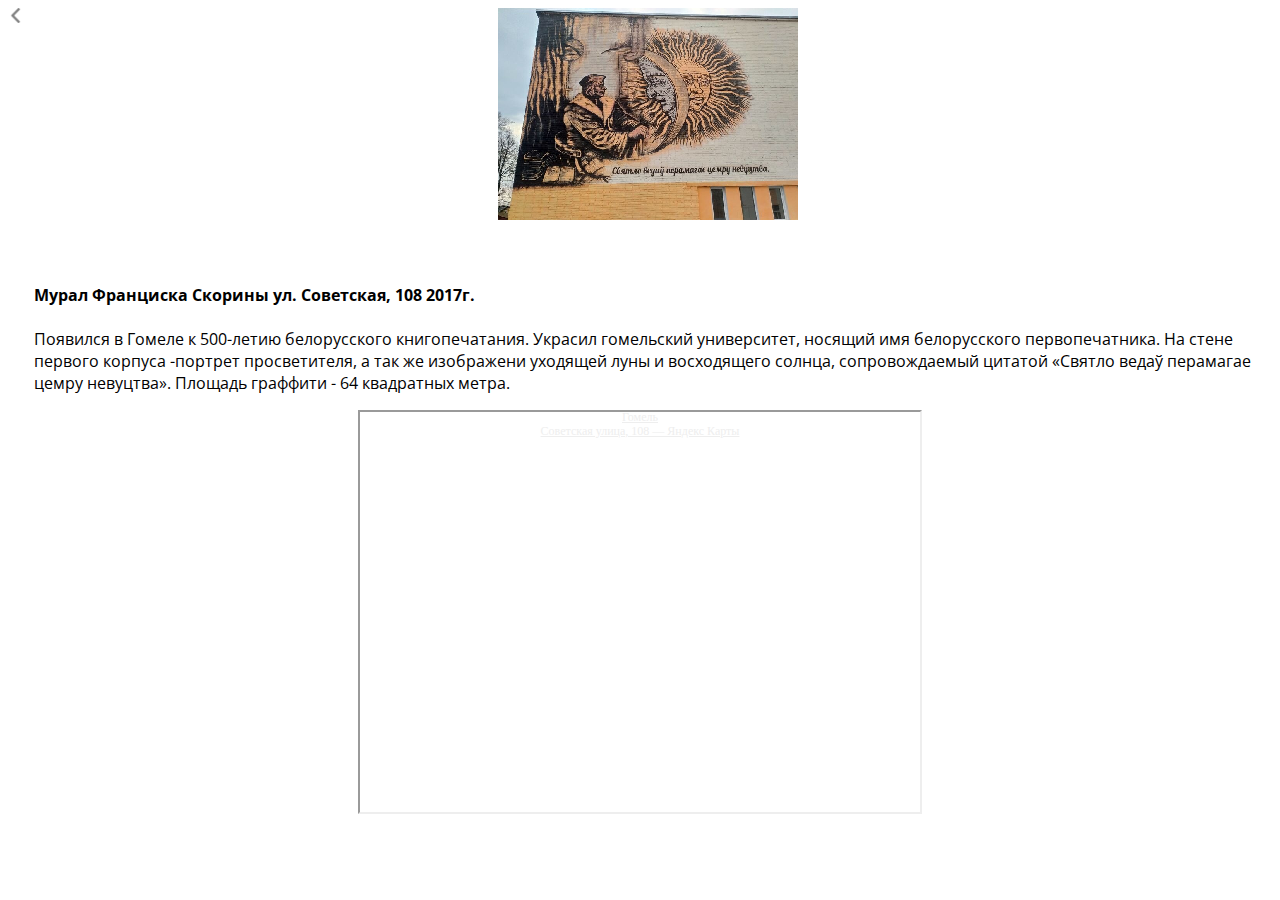
<file: 3.html>
<!DOCTYPE html>
<html lang="en">
<head>
    <meta charset="UTF-8">
    <meta name="viewport" content="width=device-width, initial-scale=1.0">
    <link rel="preconnect" href="https://fonts.googleapis.com">
    <link rel="preconnect" href="https://fonts.gstatic.com" crossorigin>
    <link href="https://fonts.googleapis.com/css2?family=Open+Sans:ital,wght@0,300..800;1,300..800&display=swap" rel="stylesheet">
    <link rel="stylesheet" href="styles2.css">
    <title>Mural</title>
</head>
<body>
    <a href="index.html">
    <div class="back">
        <img src="back.png">
    </div>
    </a>
    <div class="img">
        <img src="3.png">
    </div>
    <div>
        <p>
            <b>Мурал Франциска Скорины ул. Советская, 108 2017г.</b><br><br>
            Появился в Гомеле к 500-летию белорусского книгопечатания. Украсил гомельский
            университет, носящий имя белорусского первопечатника. На стене первого корпуса -портрет просветителя,
            а так же изображени уходящей луны и восходящего солнца, сопровождаемый цитатой «Святло ведаў перамагае
            цемру невуцтва». Площадь граффити - 64 квадратных метра.
        </p>
    </div>
    <div class ="map"><a href="https://yandex.by/maps/155/gomel/?utm_medium=mapframe&utm_source=maps" style="color:#eee;font-size:12px;position:absolute;top:0px;">Гомель</a><a href="https://yandex.by/maps/155/gomel/house/Z0kYfw5oTUcBQFtofXh1dHVgYQ==/?ll=30.995602%2C52.448065&utm_medium=mapframe&utm_source=maps&z=15.27" style="color:#eee;font-size:12px;position:absolute;top:14px;">Советская улица, 108 — Яндекс Карты</a><iframe src="https://yandex.by/map-widget/v1/?ll=30.995602%2C52.448065&mode=search&ol=geo&ouri=ymapsbm1%3A%2F%2Fgeo%3Fdata%3DCgg2NjY0NjExORJC0JHQtdC70LDRgNGD0YHRjCwg0JPQvtC80LXQu9GMLCDQodCw0LLQtdGG0LrQsNGPINCy0YPQu9GW0YbQsCwgMTA4IgoNx_z3QRWjyFFC&z=15.27" width="560" height="400" frameborder="1" allowfullscreen="true" style="position:relative;"></iframe></div>
</body>
</html>
</file>
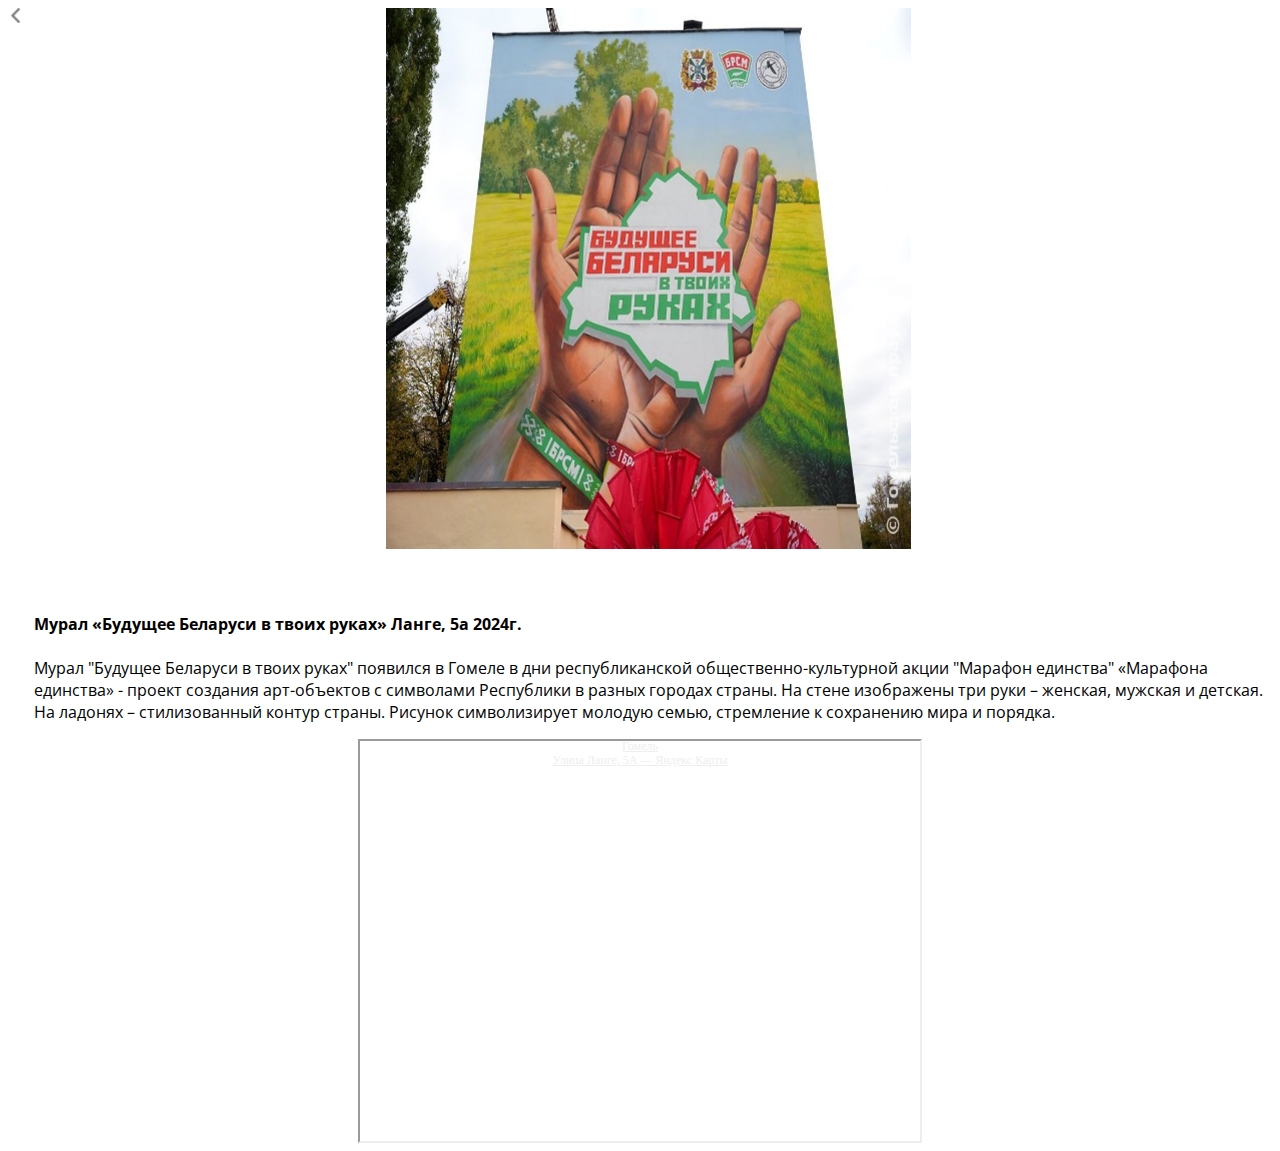
<file: 4.html>
<!DOCTYPE html>
<html lang="en">
<head>
    <meta charset="UTF-8">
    <meta name="viewport" content="width=device-width, initial-scale=1.0">
    <link rel="preconnect" href="https://fonts.googleapis.com">
    <link rel="preconnect" href="https://fonts.gstatic.com" crossorigin>
    <link href="https://fonts.googleapis.com/css2?family=Open+Sans:ital,wght@0,300..800;1,300..800&display=swap" rel="stylesheet">
    <link rel="stylesheet" href="styles2.css">
    <title>Mural</title>
</head>
<body>
    <a href="index.html">
    <div class="back">
        <img src="back.png">
    </div>
    </a>
    <div class="img">
        <img src="4.png">
    </div>
    <div>
        <p>
            <b>Мурал «Будущее Беларуси в твоих руках» Ланге, 5а 2024г.</b><br><br>
            Мурал "Будущее Беларуси в твоих руках" появился в Гомеле в дни республиканской
            общественно-культурной акции "Марафон единства" «Марафона единства» - проект создания арт-объектов 
            с символами Республики в разных городах страны.
            На стене изображены три руки – женская, мужская и детская. На ладонях – стилизованный контур страны. 
            Рисунок символизирует молодую семью, стремление к сохранению мира и порядка. 
        </p>
    </div>
    <div class ="map"><a href="https://yandex.by/maps/155/gomel/?utm_medium=mapframe&utm_source=maps" style="color:#eee;font-size:12px;position:absolute;top:0px;">Гомель</a><a href="https://yandex.by/maps/155/gomel/house/Z0gYdgZnSE0EQFtofXhzeX1kYQ==/?ll=31.017183%2C52.428175&utm_medium=mapframe&utm_source=maps&z=16.67" style="color:#eee;font-size:12px;position:absolute;top:14px;">Улица Ланге, 5А — Яндекс Карты</a><iframe src="https://yandex.by/map-widget/v1/?ll=31.017183%2C52.428175&mode=search&ol=geo&ouri=ymapsbm1%3A%2F%2Fgeo%3Fdata%3DCgg2NjY0MDE3NhI80JHQtdC70LDRgNGD0YHRjCwg0JPQvtC80LXQu9GMLCDQstGD0LvRltGG0LAg0JvQsNC90LPQtSwgNdCQIgoNMSP4QRVztlFC&z=16.67" width="560" height="400" frameborder="1" allowfullscreen="true" style="position:relative;"></iframe></div>
</body>
</html>
</file>
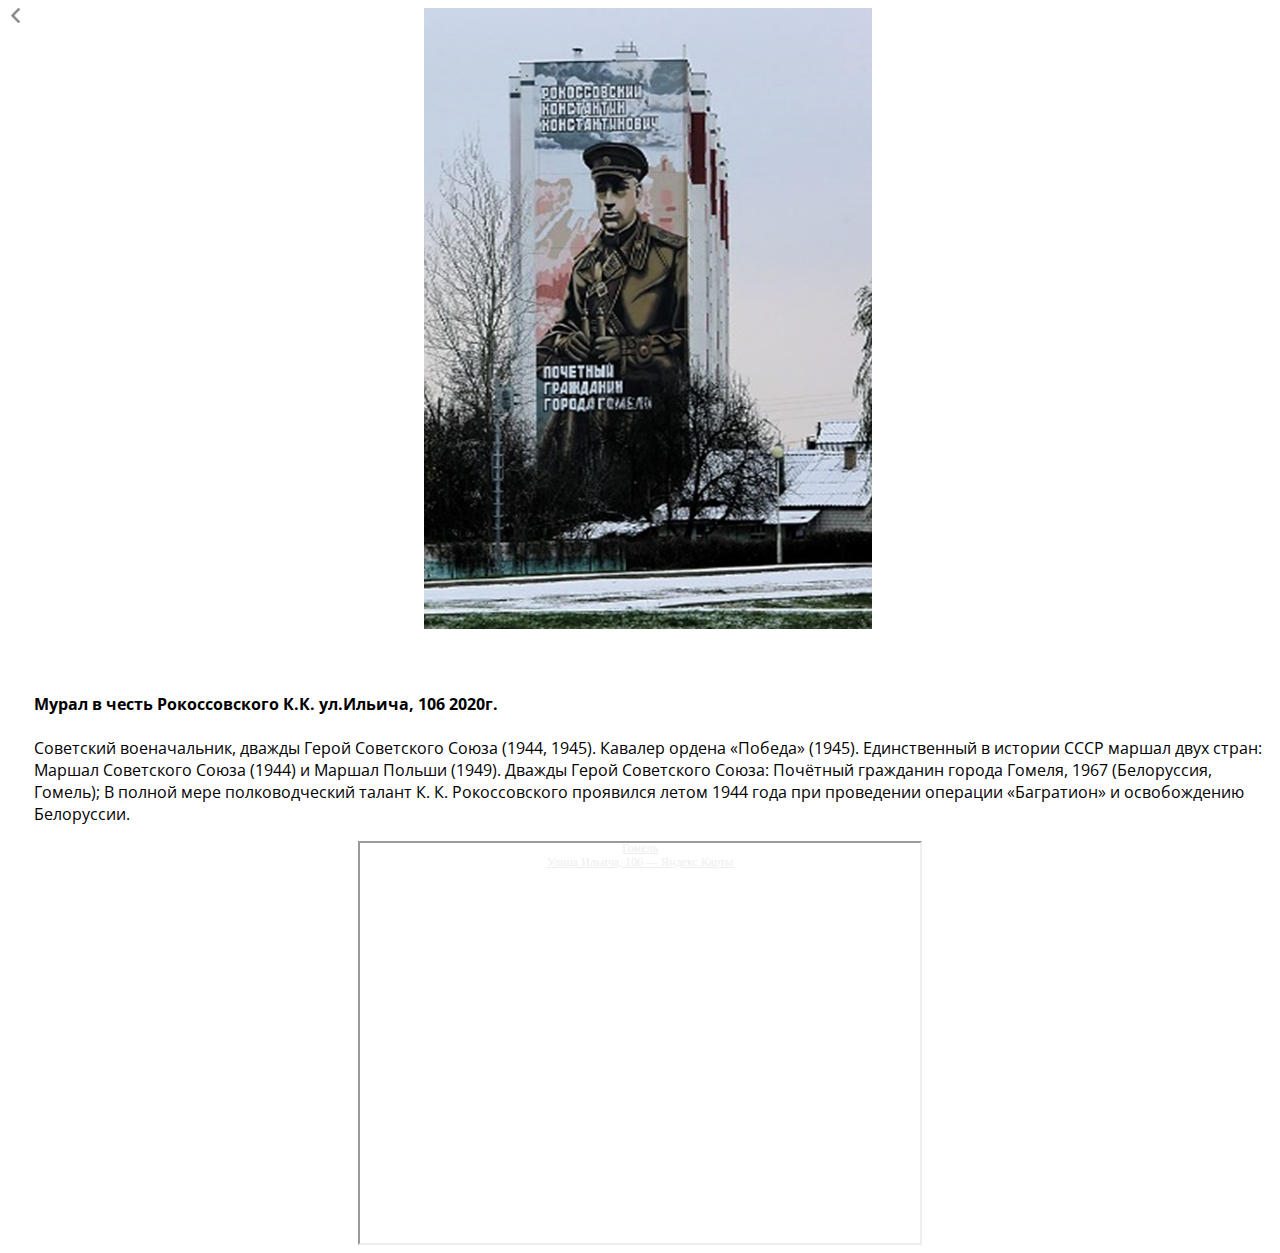
<file: 5.html>
<!DOCTYPE html>
<html lang="en">
<head>
    <meta charset="UTF-8">
    <meta name="viewport" content="width=device-width, initial-scale=1.0">
    <link rel="preconnect" href="https://fonts.googleapis.com">
    <link rel="preconnect" href="https://fonts.gstatic.com" crossorigin>
    <link href="https://fonts.googleapis.com/css2?family=Open+Sans:ital,wght@0,300..800;1,300..800&display=swap" rel="stylesheet">
    <link rel="stylesheet" href="styles2.css">
    <title>Mural</title>
</head>
<body>
    <a href="index.html">
    <div class="back">
        <img src="back.png">
    </div>
    </a>
    <div class="img">
        <img src="5.png">
    </div>
    <div>
        <p>
            <b>Мурал в честь Рокоссовского К.К. ул.Ильича, 106 2020г.</b><br><br>
            Советский  военачальник, дважды Герой Советского Союза (1944, 1945). Кавалер ордена «Победа» (1945). 
            Единственный в истории СССР маршал двух стран: Маршал Советского Союза (1944) и Маршал Польши (1949). 
            Дважды Герой Советского Союза:
            Почётный гражданин города Гомеля, 1967 (Белоруссия, Гомель); 
            В полной мере полководческий талант К. К. Рокоссовского проявился летом 1944 года при проведении операции 
            «Багратион» и освобождению Белоруссии.
        </p>
    </div>
    <div class ="map"><a href="https://yandex.by/maps/155/gomel/?utm_medium=mapframe&utm_source=maps" style="color:#eee;font-size:12px;position:absolute;top:0px;">Гомель</a><a href="https://yandex.by/maps/155/gomel/house/Z0gYdgRgSk0PQFtofX95cHtkZQ==/?ll=31.030388%2C52.381771&utm_medium=mapframe&utm_source=maps&z=16.67" style="color:#eee;font-size:12px;position:absolute;top:14px;">Улица Ильича, 106 — Яндекс Карты</a><iframe src="https://yandex.by/map-widget/v1/?ll=31.030388%2C52.381771&mode=search&ol=geo&ouri=ymapsbm1%3A%2F%2Fgeo%3Fdata%3DCgozNzUyMjM4NzcwEj7QkdC10LvQsNGA0YPRgdGMLCDQk9C-0LzQtdC70YwsINCy0YPQu9GW0YbQsCDQhtC70YzRltGH0LAsIDEwNiIKDTw--EEV74ZRQg%2C%2C&z=16.67" width="560" height="400" frameborder="1" allowfullscreen="true" style="position:relative;"></iframe></div>
</body>
</html>
</file>
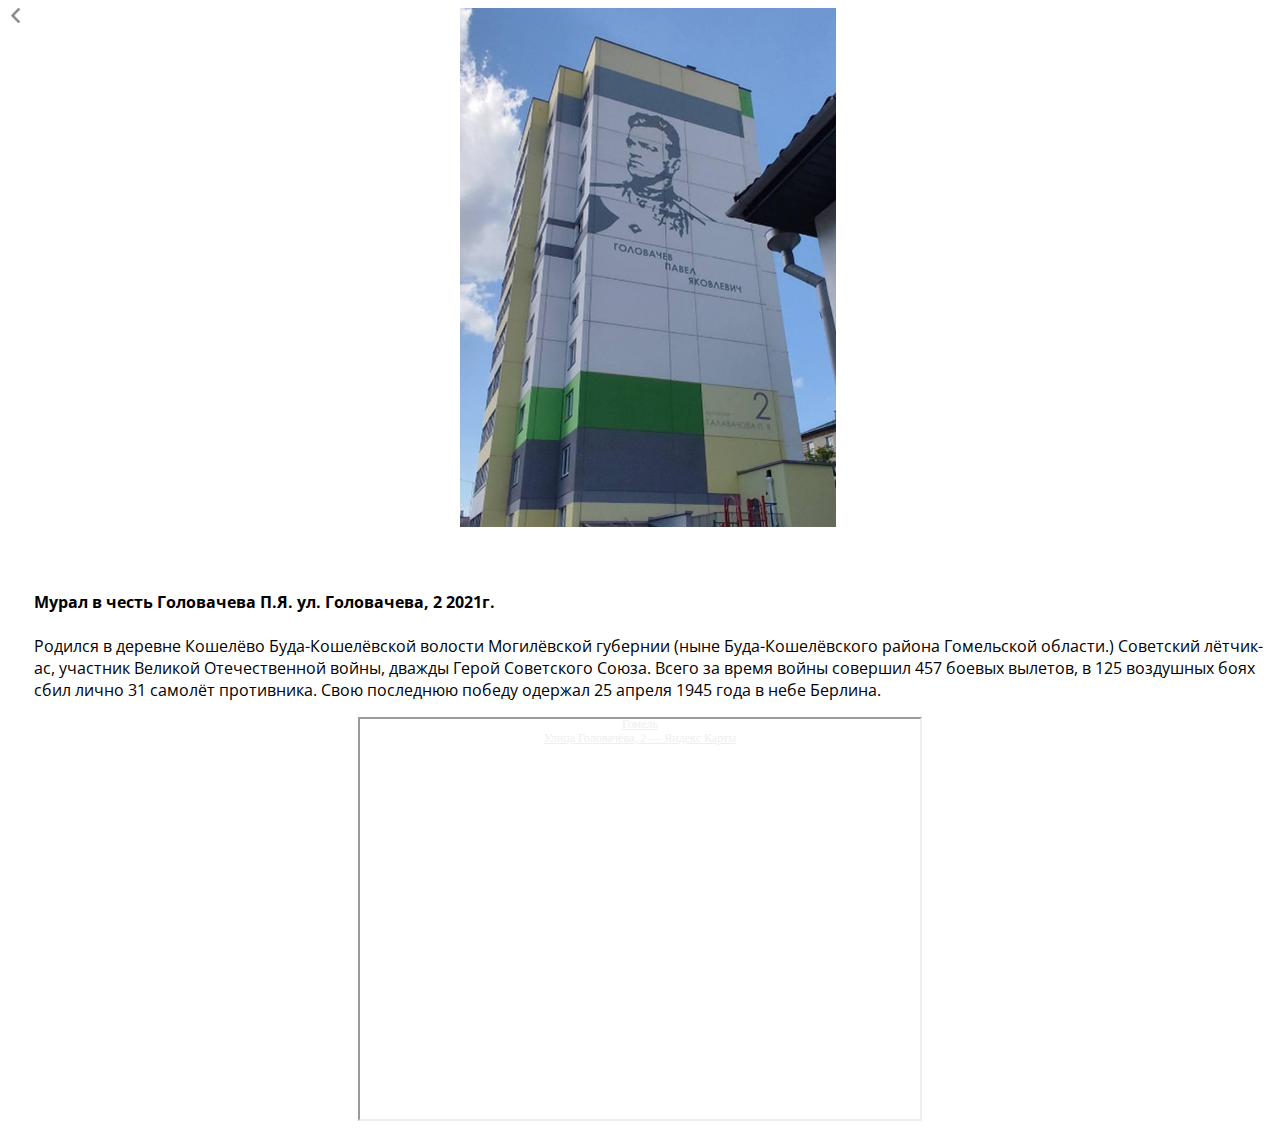
<file: 6.html>
<!DOCTYPE html>
<html lang="en">
<head>
    <meta charset="UTF-8">
    <meta name="viewport" content="width=device-width, initial-scale=1.0">
    <link rel="preconnect" href="https://fonts.googleapis.com">
    <link rel="preconnect" href="https://fonts.gstatic.com" crossorigin>
    <link href="https://fonts.googleapis.com/css2?family=Open+Sans:ital,wght@0,300..800;1,300..800&display=swap" rel="stylesheet">
    <link rel="stylesheet" href="styles2.css">
    <title>Mural</title>
</head>
<body>
    <a href="index.html">
    <div class="back">
        <img src="back.png">
    </div>
    </a>
    <div class="img">
        <img src="6.png">
    </div>
    <div>
        <p>
            <b>Мурал в честь Головачева П.Я. ул. Головачева, 2 2021г.</b><br><br>
            Родился в деревне Кошелёво Буда-Кошелёвской волости Могилёвской губернии 
            (ныне Буда-Кошелёвского района Гомельской области.) 
            Советский лётчик-ас, участник Великой Отечественной войны, дважды Герой Советского Союза. 
            Всего за время войны совершил 457 боевых вылетов, в 125 воздушных боях сбил лично 31 самолёт противника. 
            Свою последнюю победу одержал 25 апреля 1945 года в небе Берлина. 
        </p>
    </div>
    <div class ="map"><a href="https://yandex.by/maps/155/gomel/?utm_medium=mapframe&utm_source=maps" style="color:#eee;font-size:12px;position:absolute;top:0px;">Гомель</a><a href="https://yandex.by/maps/155/gomel/house/Z0gYdgViTkAFQFtofX95dHxrZA==/?ll=31.022752%2C52.385080&utm_medium=mapframe&utm_source=maps&z=16.67" style="color:#eee;font-size:12px;position:absolute;top:14px;">Улица Головачёва, 2 — Яндекс Карты</a><iframe src="https://yandex.by/map-widget/v1/?ll=31.022752%2C52.385080&mode=search&ol=geo&ouri=ymapsbm1%3A%2F%2Fgeo%3Fdata%3DCgg2NjYzNTk5MxJE0JHQtdC70LDRgNGD0YHRjCwg0JPQvtC80LXQu9GMLCDQstGD0LvRltGG0LAg0JPQsNC70LDQstCw0YfQvtCy0LAsIDIiCg2ZLvhBFVOKUUI%2C&z=16.67" width="560" height="400" frameborder="1" allowfullscreen="true" style="position:relative;"></iframe></div>
</body>
</html>
</file>
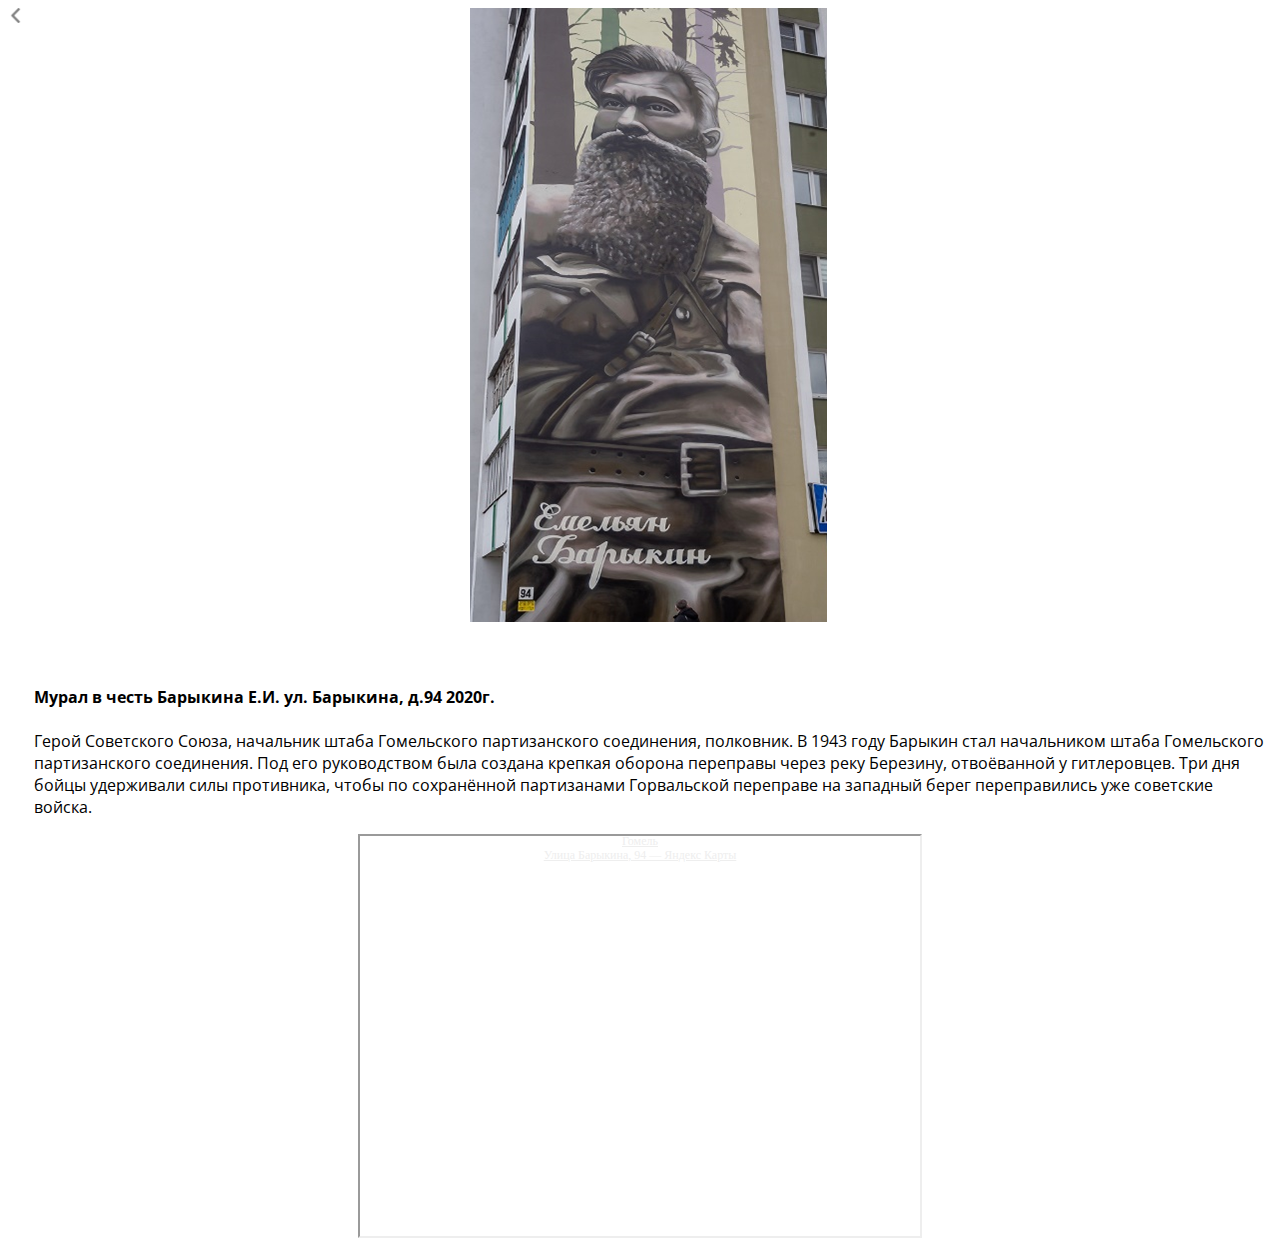
<file: 7.html>
<!DOCTYPE html>
<html lang="en">
<head>
    <meta charset="UTF-8">
    <meta name="viewport" content="width=device-width, initial-scale=1.0">
    <link rel="preconnect" href="https://fonts.googleapis.com">
    <link rel="preconnect" href="https://fonts.gstatic.com" crossorigin>
    <link href="https://fonts.googleapis.com/css2?family=Open+Sans:ital,wght@0,300..800;1,300..800&display=swap" rel="stylesheet">
    <link rel="stylesheet" href="styles2.css">
    <title>Mural</title>
</head>
<body>
    <a href="index.html">
    <div class="back">
        <img src="back.png">
    </div>
    </a>
    <div class="img">
        <img src="7.png">
    </div>
    <div>
        <p>
            <b>Мурал в честь Барыкина Е.И. ул. Барыкина, д.94 2020г.</b><br><br>
            Герой Советского Союза, начальник штаба Гомельского партизанского соединения, полковник. 
            В 1943 году Барыкин стал начальником штаба Гомельского партизанского соединения. Под его руководством 
            была создана крепкая оборона переправы через реку Березину, отвоёванной у гитлеровцев.
            Три дня бойцы удерживали силы противника, чтобы по сохранённой партизанами Горвальской переправе на западный 
            берег переправились уже советские войска.
        </p>
    </div>
    <div class ="map"><a href="https://yandex.by/maps/155/gomel/?utm_medium=mapframe&utm_source=maps" style="color:#eee;font-size:12px;position:absolute;top:0px;">Гомель</a><a href="https://yandex.by/maps/155/gomel/house/Z0kYfwBlQUAGQFtofXhweX9iZQ==/?ll=30.975851%2C52.418311&utm_medium=mapframe&utm_source=maps&z=16.67" style="color:#eee;font-size:12px;position:absolute;top:14px;">Улица Барыкина, 94 — Яндекс Карты</a><iframe src="https://yandex.by/map-widget/v1/?ll=30.975851%2C52.418311&mode=search&ol=geo&ouri=ymapsbm1%3A%2F%2Fgeo%3Fdata%3DCgg2NjYzMzIzMRJB0JHQtdC70LDRgNGD0YHRjCwg0JPQvtC80LXQu9GMLCDQstGD0LvRltGG0LAg0JHQsNGA0YvQutGW0L3QsCwgOTQiCg2KzvdBFVqsUUI%2C&z=16.67" width="560" height="400" frameborder="1" allowfullscreen="true" style="position:relative;"></iframe></div>
</body>
</html>
</file>
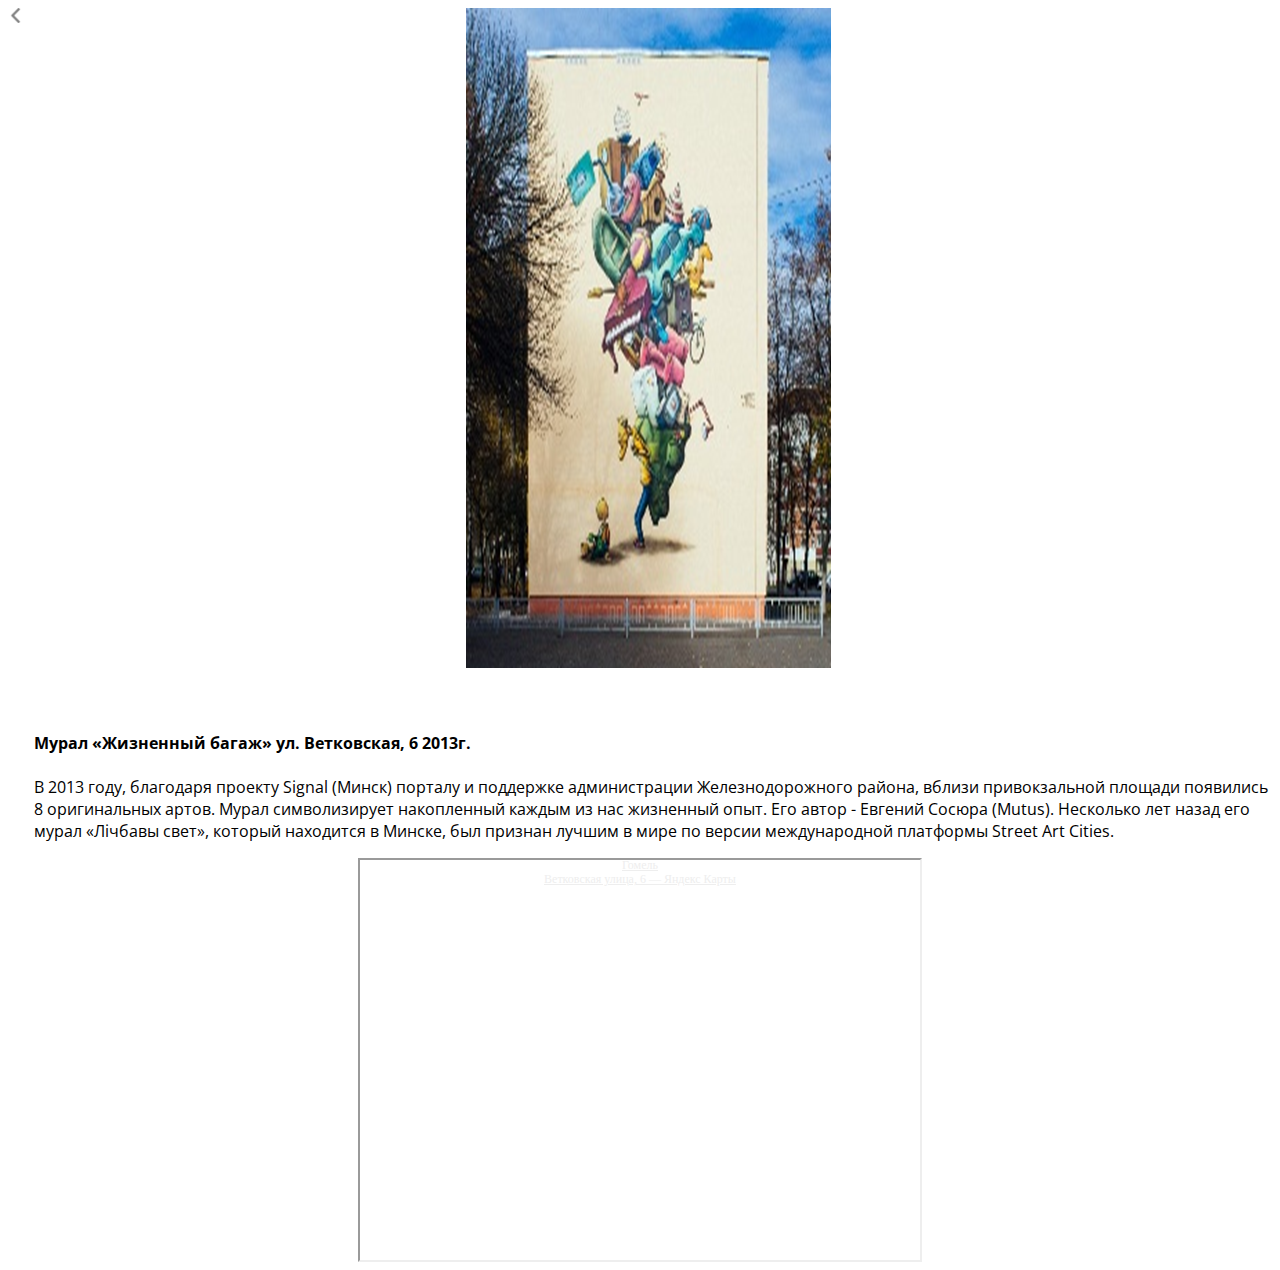
<file: 8.html>
<!DOCTYPE html>
<html lang="en">
<head>
    <meta charset="UTF-8">
    <meta name="viewport" content="width=device-width, initial-scale=1.0">
    <link rel="preconnect" href="https://fonts.googleapis.com">
    <link rel="preconnect" href="https://fonts.gstatic.com" crossorigin>
    <link href="https://fonts.googleapis.com/css2?family=Open+Sans:ital,wght@0,300..800;1,300..800&display=swap" rel="stylesheet">
    <link rel="stylesheet" href="styles2.css">
    <title>Mural</title>
</head>
<body>
    <a href="index.html">
    <div class="back">
        <img src="back.png">
    </div>
    </a>
    <div class="img">
        <img src="8.png">
    </div>
    <div>
        <p>
            <b>Мурал «Жизненный багаж» ул. Ветковская, 6 2013г.</b><br><br>
            В 2013 году, благодаря проекту Signal (Минск) порталу и поддержке 
            администрации Железнодорожного района, вблизи привокзальной площади появились 8 оригинальных артов.
            Мурал символизирует накопленный каждым из нас жизненный опыт. Его автор - Евгений Сосюра (Mutus). 
            Несколько лет назад его мурал «Лiчбавы свет», который находится в Минске, был признан лучшим в мире 
            по версии международной платформы Street Art Cities. 
        </p>
    </div>
    <div class ="map"><a href="https://yandex.by/maps/155/gomel/?utm_medium=mapframe&utm_source=maps" style="color:#eee;font-size:12px;position:absolute;top:0px;">Гомель</a><a href="https://yandex.by/maps/155/gomel/house/Z0kYfw5oTUUPQFtofXhydHpqYw==/?ll=30.998408%2C52.435697&utm_medium=mapframe&utm_source=maps&z=16.67" style="color:#eee;font-size:12px;position:absolute;top:14px;">Ветковская улица, 6 — Яндекс Карты</a><iframe src="https://yandex.by/map-widget/v1/?ll=30.998408%2C52.435697&mode=search&ol=geo&ouri=ymapsbm1%3A%2F%2Fgeo%3Fdata%3DCgg2NjYzNDg0NRJE0JHQtdC70LDRgNGD0YHRjCwg0JPQvtC80LXQu9GMLCDQktC10YLQutCw0Z7RgdC60LDRjyDQstGD0LvRltGG0LAsIDYiCg28_PdBFSe-UUI%2C&z=16.67" width="560" height="400" frameborder="1" allowfullscreen="true" style="position:relative;"></iframe></div>
</body>
</html>
</file>
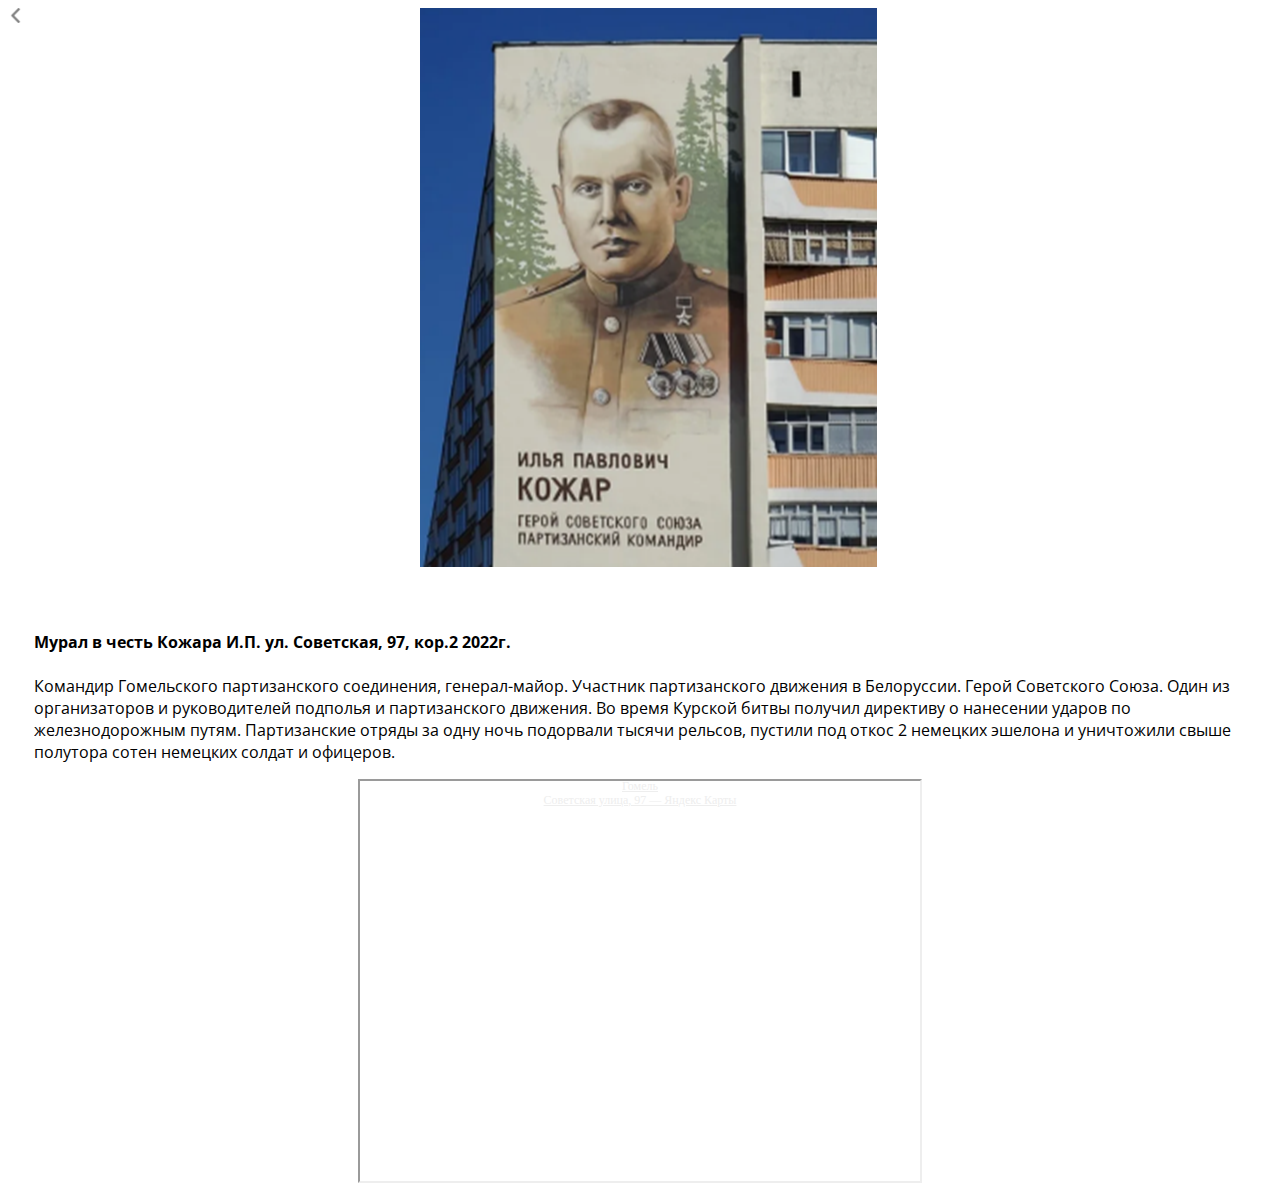
<file: 9.html>
<!DOCTYPE html>
<html lang="en">
<head>
    <meta charset="UTF-8">
    <meta name="viewport" content="width=device-width, initial-scale=1.0">
    <link rel="preconnect" href="https://fonts.googleapis.com">
    <link rel="preconnect" href="https://fonts.gstatic.com" crossorigin>
    <link href="https://fonts.googleapis.com/css2?family=Open+Sans:ital,wght@0,300..800;1,300..800&display=swap" rel="stylesheet">
    <link rel="stylesheet" href="styles2.css">
    <title>Mural</title>
</head>
<body>
    <a href="index.html">
    <div class="back">
        <img src="back.png">
    </div>
    </a>
    <div class="img">
        <img src="9.png">
    </div>
    <div>
        <p>
            <b>Мурал в честь Кожара И.П. ул. Советская, 97, кор.2 2022г.</b><br><br>
            Командир Гомельского партизанского соединения, генерал-майор. Участник партизанского движения в 
            Белоруссии. Герой Советского Союза. 
            Один из организаторов и руководителей подполья и партизанского движения.
            Во время Курской битвы получил директиву о нанесении ударов по железнодорожным путям. Партизанские 
            отряды за одну ночь подорвали тысячи рельсов, пустили под откос 2 немецких эшелона и уничтожили свыше 
            полутора сотен немецких солдат и офицеров.
        </p>
    </div>
    <div class ="map"><a href="https://yandex.by/maps/155/gomel/?utm_medium=mapframe&utm_source=maps" style="color:#eee;font-size:12px;position:absolute;top:0px;">Гомель</a><a href="https://yandex.by/maps/155/gomel/house/Z0kYfw5mTUYFQFtofXh0cHplZA==/?ll=30.996431%2C52.451660&utm_medium=mapframe&utm_source=maps&z=16.67" style="color:#eee;font-size:12px;position:absolute;top:14px;">Советская улица, 97 — Яндекс Карты</a><iframe src="https://yandex.by/map-widget/v1/?ll=30.996431%2C52.451660&mode=search&ol=geo&ouri=ymapsbm1%3A%2F%2Fgeo%3Fdata%3DCgg2NjY0NjI3OBJB0JHQtdC70LDRgNGD0YHRjCwg0JPQvtC80LXQu9GMLCDQodCw0LLQtdGG0LrQsNGPINCy0YPQu9GW0YbQsCwgOTciCg2w-PdBFX_OUUI%2C&z=16.67" width="560" height="400" frameborder="1" allowfullscreen="true" style="position:relative;"></iframe></div>
</body>
</html>
</file>
<file: styles.css>
a {
    color: #000 !important;
    text-decoration: none;
  }

h1, 
h2{
    font-family: "Open Sans", sans-serif;
}

div:hover {
    background-color:#CCFFFF;
}

img{
    float: right;
    display: block;
    margin-left: 0.2vw;
    max-width: 20vw;
    max-height: 30vw;
}

div{
    transition: background 0.3s ease;
    margin-top: 2vh;
    display: flex; 
}

p{
    vertical-align: top;
    font-family: "Open Sans", sans-serif;
    font-optical-sizing: auto;
    -webkit-line-clamp: 7;
	line-clamp: 7;
	display: -webkit-box;
	-webkit-box-orient: vertical;
	overflow: hidden;
    margin-left: 2vw;
    margin-top: 0vw;
    margin-bottom: 0vw;
}
</file>
<file: styles2.css>
.img{
    width: 100vw;
    display: flex;
    justify-content: center;
}

.map{
    align-items: center;
    overflow:hidden;
    position: relative;
    display: flex;
    justify-content: center;
}

p{
    vertical-align: top;
    font-family: "Open Sans", sans-serif;
    font-optical-sizing: auto;
	overflow: hidden;
    margin-left: 2vw;
    margin-top: 5vw;
}

.back{
    width: 15px;
    height: 15px;
    position: fixed;
}

.back img{
    filter: invert(50%);
    width: 15px;
    height: 15px;
}
</file>
